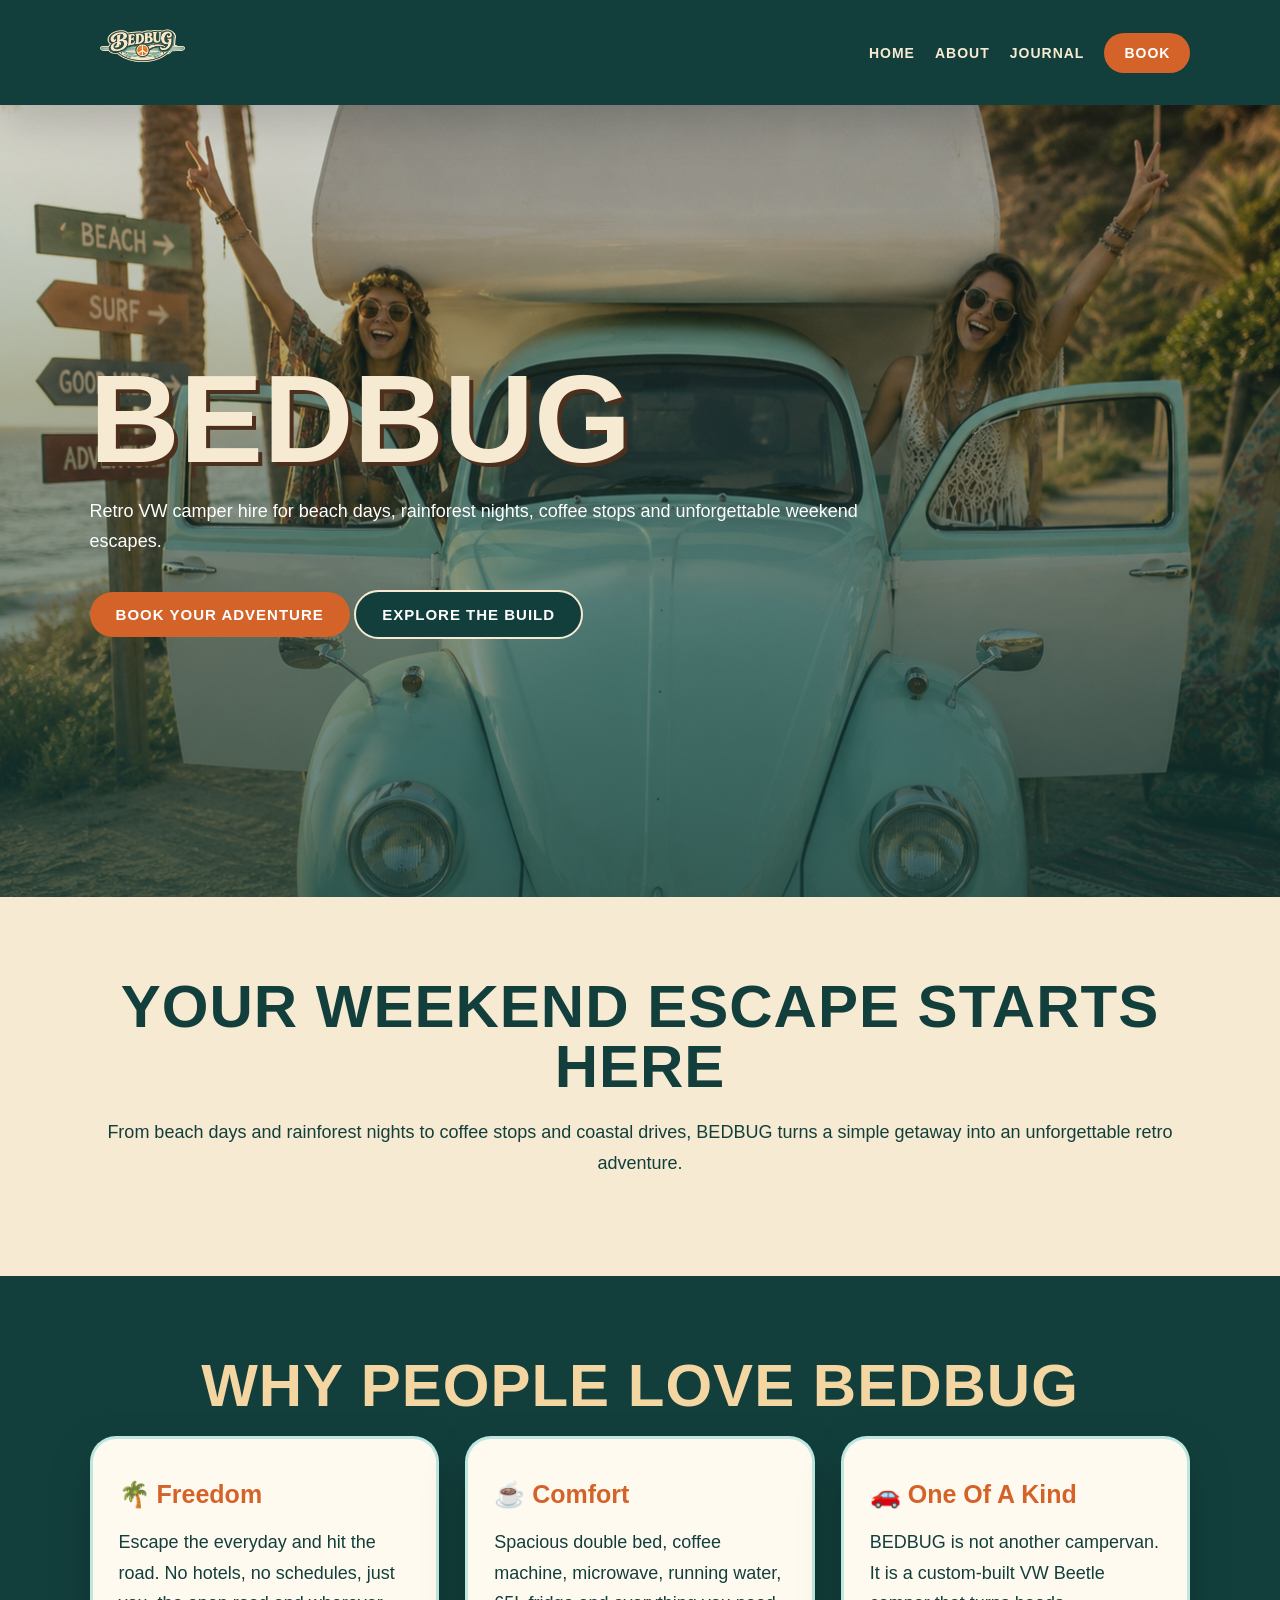
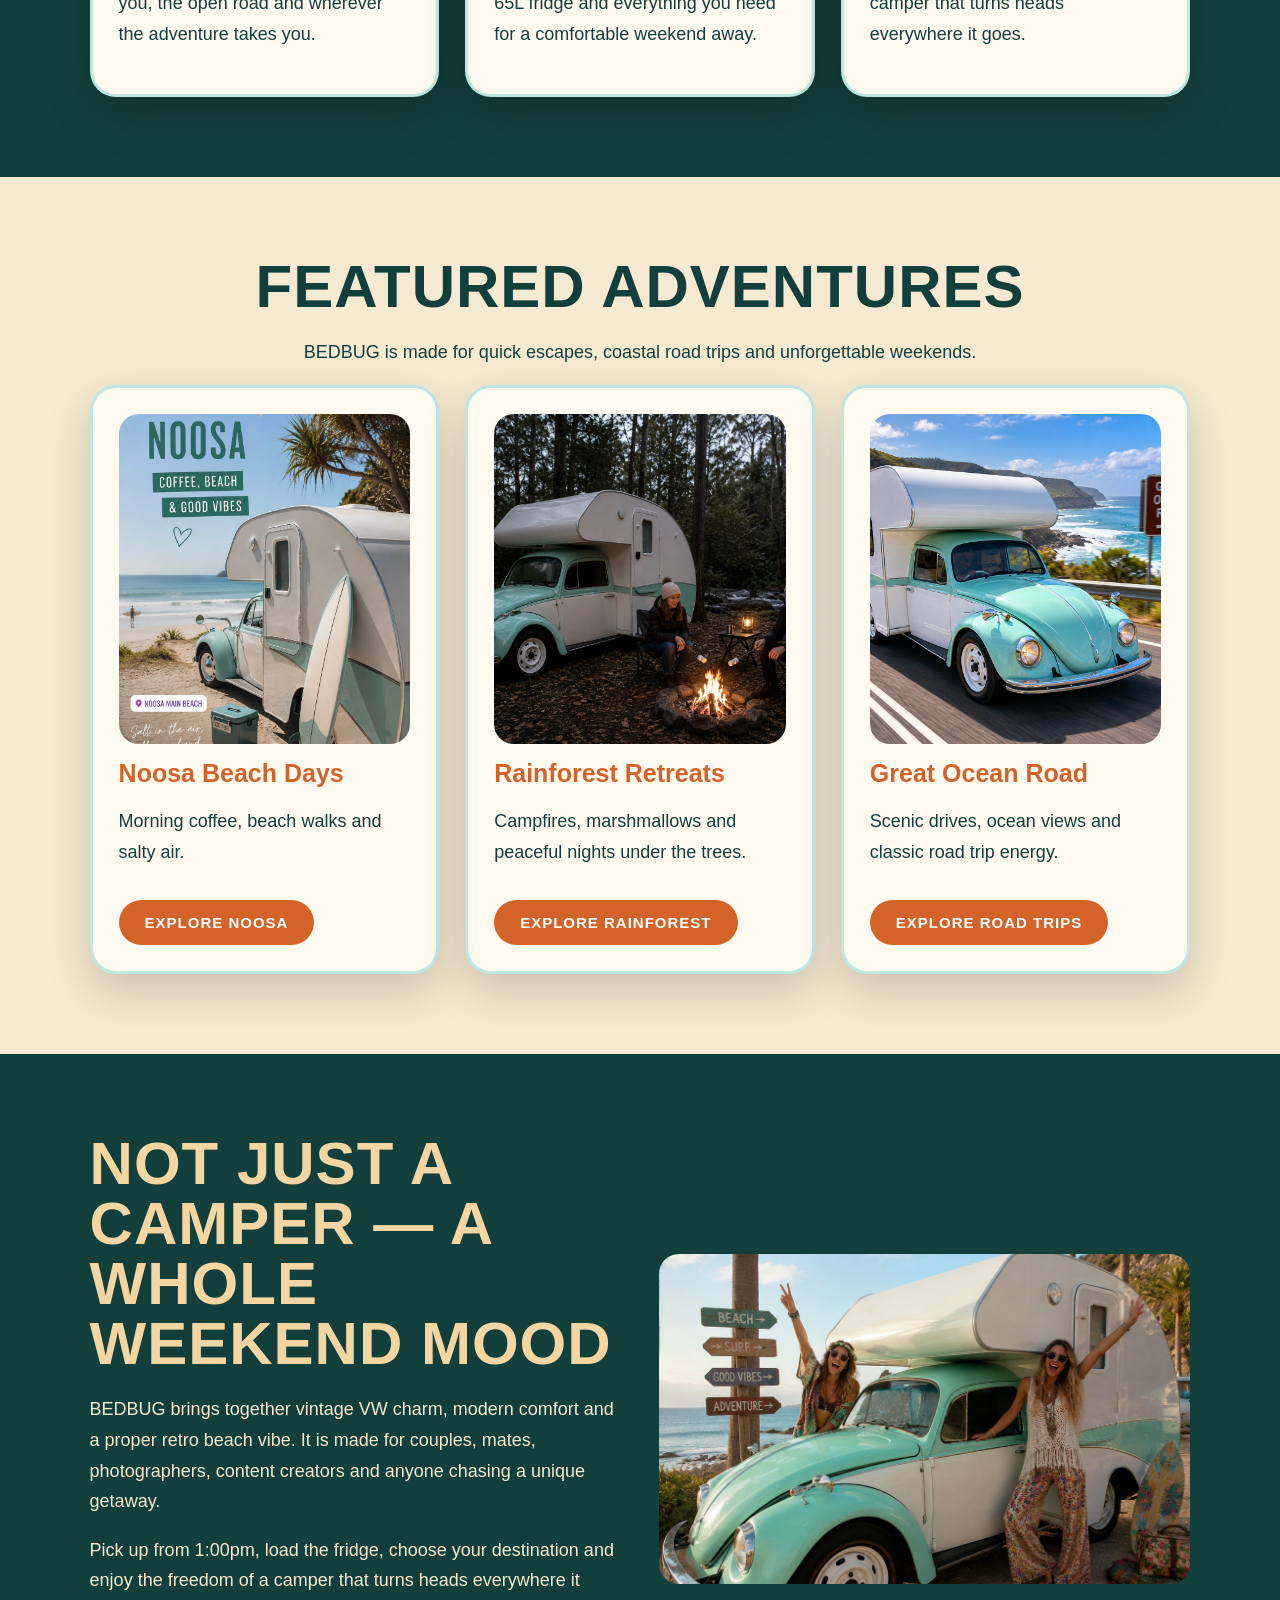
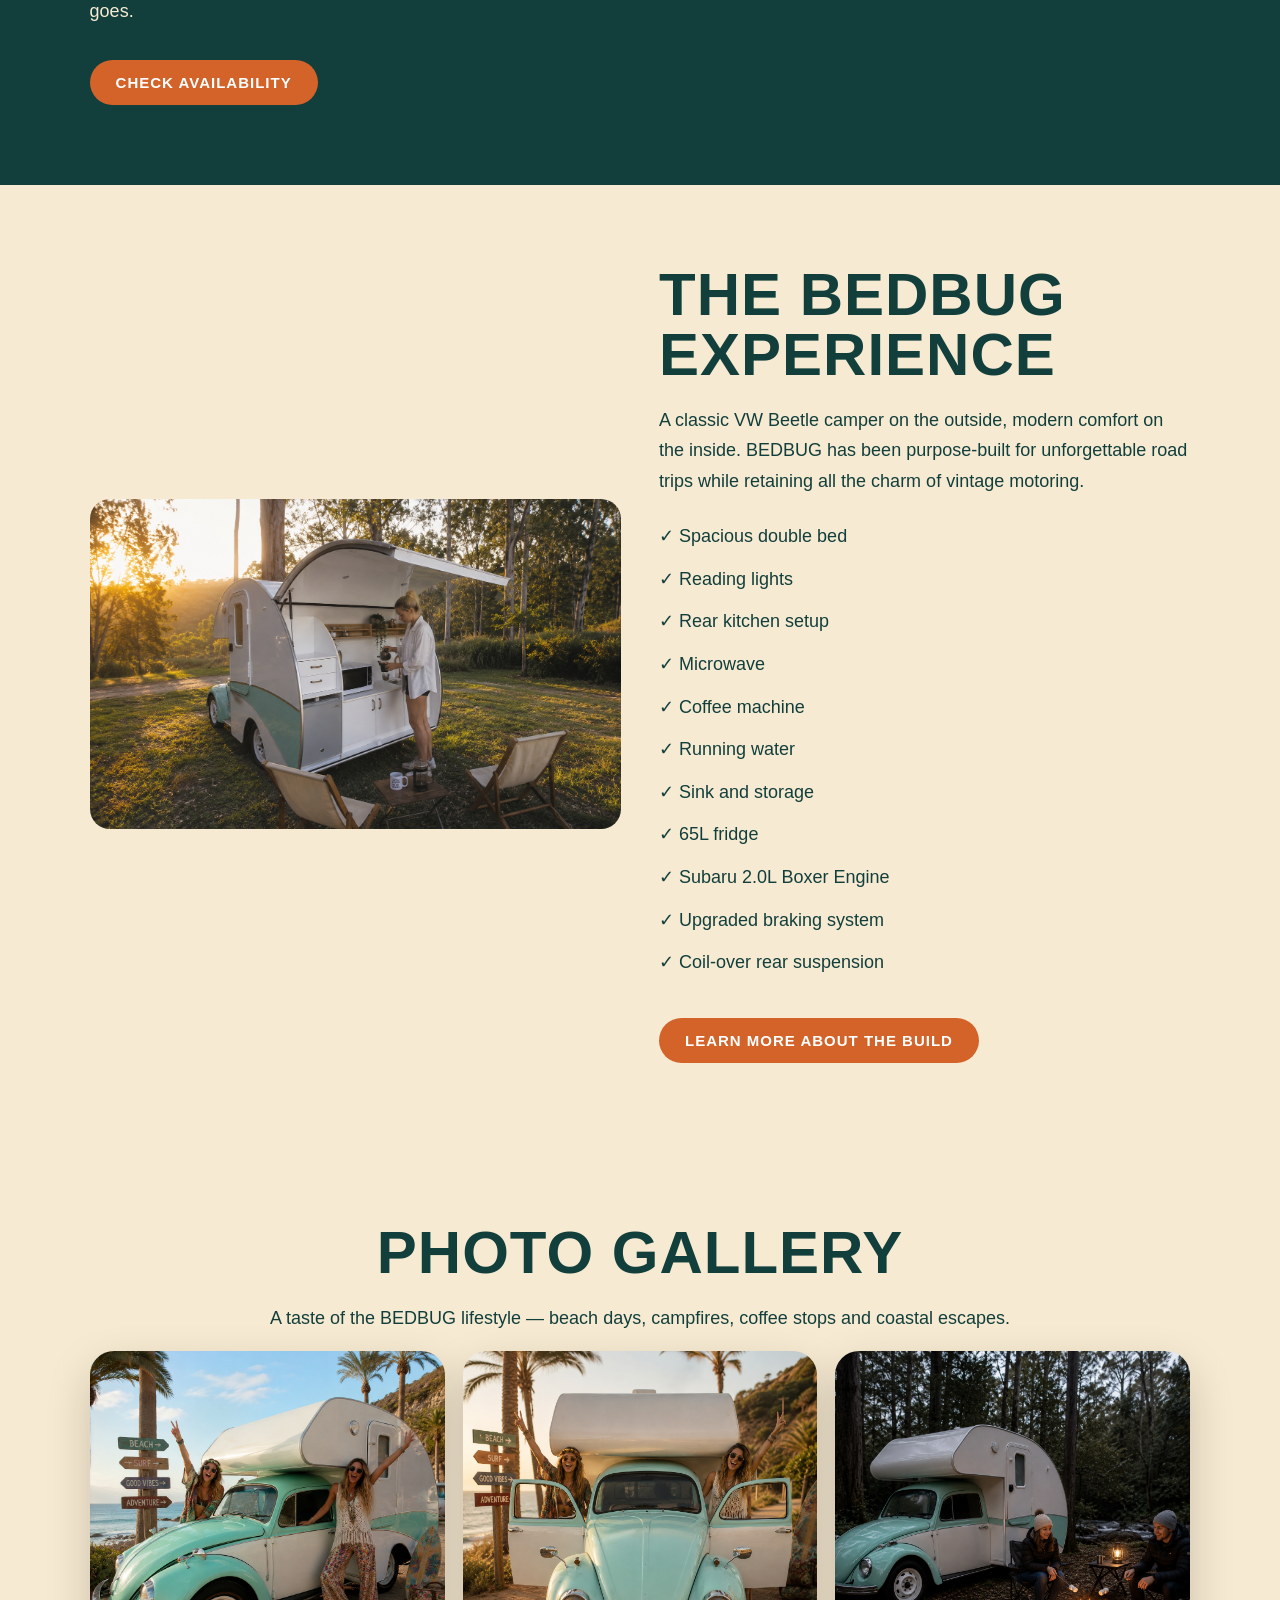
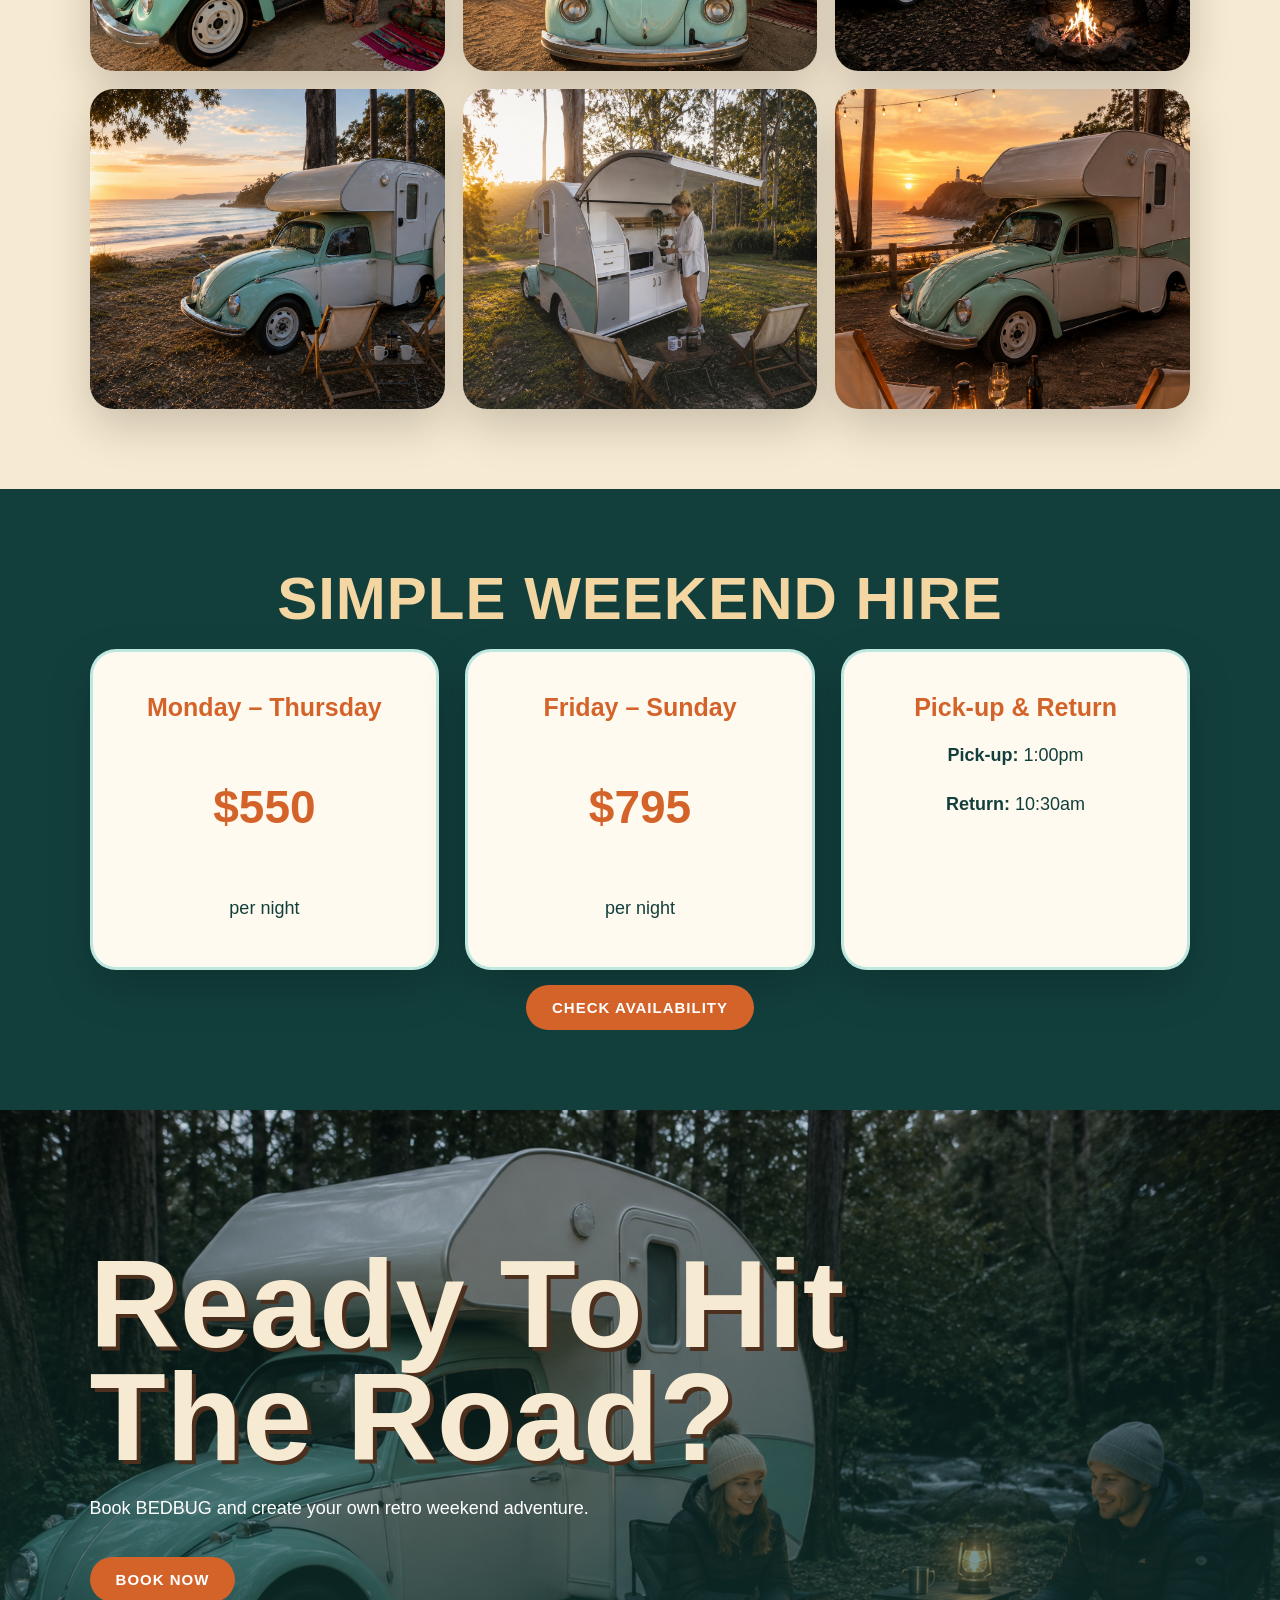
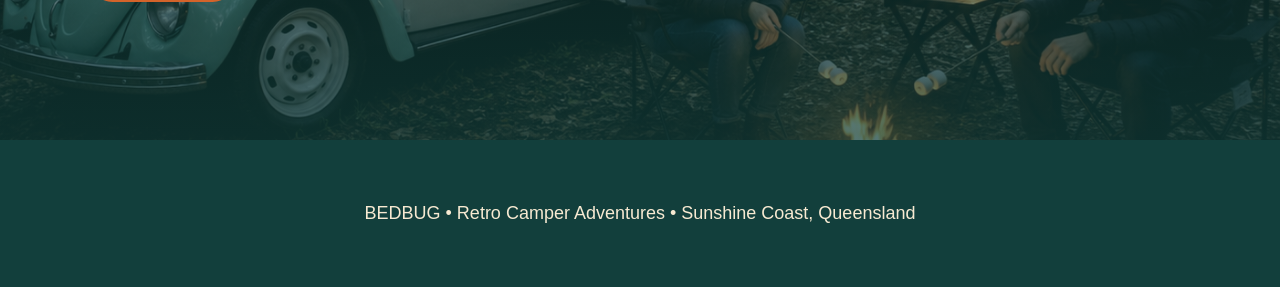
<file: index.html>
<!DOCTYPE html>
<html lang="en">
<head>
  <meta charset="UTF-8" />
  <meta name="viewport" content="width=device-width, initial-scale=1.0" />
  <title>BEDBUG | Retro Camper Adventures</title>
  <link rel="stylesheet" href="style.css" />
</head>

<body>

<header>
  <a class="logo" href="index.html">
    <img src="959421AA-AA5B-49F4-86D9-44BDBCBD879C.png" alt="BEDBUG logo">
  </a>

  <nav>
    <a href="index.html">Home</a>
    <a href="about.html">About</a>
    <a href="journal.html">Journal</a>
    <a href="booking.html" class="book-btn">Book</a>
  </nav>
</header>

<section class="hero" style="background-image:url('IMG_5713.png');">
  <div class="hero-content">
    <h1>BEDBUG</h1>
    <p>
      Retro VW camper hire for beach days, rainforest nights,
      coffee stops and unforgettable weekend escapes.
    </p>
    <a href="booking.html" class="btn">Book Your Adventure</a>
    <a href="about.html" class="btn alt">Explore The Build</a>
  </div>
</section>

<section class="center">
  <h2>Your Weekend Escape Starts Here</h2>
  <p>
    From beach days and rainforest nights to coffee stops and coastal drives,
    BEDBUG turns a simple getaway into an unforgettable retro adventure.
  </p>
</section>

<section class="dark-section">
  <h2 class="center">Why People Love BEDBUG</h2>

  <div class="grid">
    <div class="box">
      <h3>🌴 Freedom</h3>
      <p>
        Escape the everyday and hit the road. No hotels, no schedules,
        just you, the open road and wherever the adventure takes you.
      </p>
    </div>

    <div class="box">
      <h3>☕ Comfort</h3>
      <p>
        Spacious double bed, coffee machine, microwave, running water,
        65L fridge and everything you need for a comfortable weekend away.
      </p>
    </div>

    <div class="box">
      <h3>🚗 One Of A Kind</h3>
      <p>
        BEDBUG is not another campervan. It is a custom-built VW Beetle camper
        that turns heads everywhere it goes.
      </p>
    </div>
  </div>
</section>

<section>
  <h2 class="center">Featured Adventures</h2>
  <p class="center">
    BEDBUG is made for quick escapes, coastal road trips and unforgettable weekends.
  </p>

  <div class="grid">
    <div class="card">
      <img src="AEF704A1-A130-48B8-AB32-E24CD3318C02.jpeg" alt="Noosa getaway">
      <h3>Noosa Beach Days</h3>
      <p>Morning coffee, beach walks and salty air.</p>
      <a href="journal.html" class="btn">Explore Noosa</a>
    </div>

    <div class="card">
      <img src="IMG_5714.png" alt="Rainforest getaway">
      <h3>Rainforest Retreats</h3>
      <p>Campfires, marshmallows and peaceful nights under the trees.</p>
      <a href="journal.html" class="btn">Explore Rainforest</a>
    </div>

    <div class="card">
      <img src="3D540024-8AC2-45C0-9417-F291C8CECC6F.png" alt="Great Ocean Road trip">
      <h3>Great Ocean Road</h3>
      <p>Scenic drives, ocean views and classic road trip energy.</p>
      <a href="journal.html" class="btn">Explore Road Trips</a>
    </div>
  </div>
</section>

<section class="dark-section">
  <div class="split">
    <div>
      <h2>Not Just A Camper — A Whole Weekend Mood</h2>
      <p>
        BEDBUG brings together vintage VW charm, modern comfort and a proper
        retro beach vibe. It is made for couples, mates, photographers, content
        creators and anyone chasing a unique getaway.
      </p>
      <p>
        Pick up from 1:00pm, load the fridge, choose your destination and enjoy
        the freedom of a camper that turns heads everywhere it goes.
      </p>
      <a href="booking.html" class="btn">Check Availability</a>
    </div>

    <img class="feature-img" src="IMG_5712.png" alt="BEDBUG hippie beach getaway">
  </div>
</section>

<section>
  <div class="split">
    <img class="feature-img" src="IMG_5697.png" alt="BEDBUG rear kitchen">

    <div>
      <h2>The BEDBUG Experience</h2>
      <p>
        A classic VW Beetle camper on the outside, modern comfort on the inside.
        BEDBUG has been purpose-built for unforgettable road trips while retaining
        all the charm of vintage motoring.
      </p>

      <ul class="feature-list">
        <li>✓ Spacious double bed</li>
        <li>✓ Reading lights</li>
        <li>✓ Rear kitchen setup</li>
        <li>✓ Microwave</li>
        <li>✓ Coffee machine</li>
        <li>✓ Running water</li>
        <li>✓ Sink and storage</li>
        <li>✓ 65L fridge</li>
        <li>✓ Subaru 2.0L Boxer Engine</li>
        <li>✓ Upgraded braking system</li>
        <li>✓ Coil-over rear suspension</li>
      </ul>

      <a href="about.html" class="btn">Learn More About The Build</a>
    </div>
  </div>
</section>

<section>
  <h2 class="center">Photo Gallery</h2>
  <p class="center">
    A taste of the BEDBUG lifestyle — beach days, campfires, coffee stops and coastal escapes.
  </p>

  <div class="gallery-grid">
    <img src="IMG_5712.png" alt="BEDBUG beach getaway">
    <img src="IMG_5713.png" alt="BEDBUG hippie beach adventure">
    <img src="IMG_5714.png" alt="BEDBUG rainforest campfire">
    <img src="IMG_5694.png" alt="BEDBUG coastal campsite">
    <img src="IMG_5697.png" alt="BEDBUG rear kitchen coffee">
    <img src="IMG_5665.png" alt="BEDBUG Byron Bay sunset">
  </div>
</section>

<section class="dark-section">
  <h2 class="center">Simple Weekend Hire</h2>

  <div class="grid">
    <div class="box price-card">
      <h3>Monday – Thursday</h3>
      <p class="price">$550</p>
      <p>per night</p>
    </div>

    <div class="box price-card">
      <h3>Friday – Sunday</h3>
      <p class="price">$795</p>
      <p>per night</p>
    </div>

    <div class="box price-card">
      <h3>Pick-up & Return</h3>
      <p><strong>Pick-up:</strong> 1:00pm</p>
      <p><strong>Return:</strong> 10:30am</p>
    </div>
  </div>

  <div class="center">
    <a href="booking.html" class="btn">Check Availability</a>
  </div>
</section>

<section class="hero" style="background-image:url('IMG_5714.png'); min-height:70vh;">
  <div class="hero-content">
    <h1>Ready To Hit The Road?</h1>
    <p>
      Book BEDBUG and create your own retro weekend adventure.
    </p>
    <a href="booking.html" class="btn">Book Now</a>
  </div>
</section>

<footer>
  <p>BEDBUG • Retro Camper Adventures • Sunshine Coast, Queensland</p>
</footer>

</body>
</html>
</file>
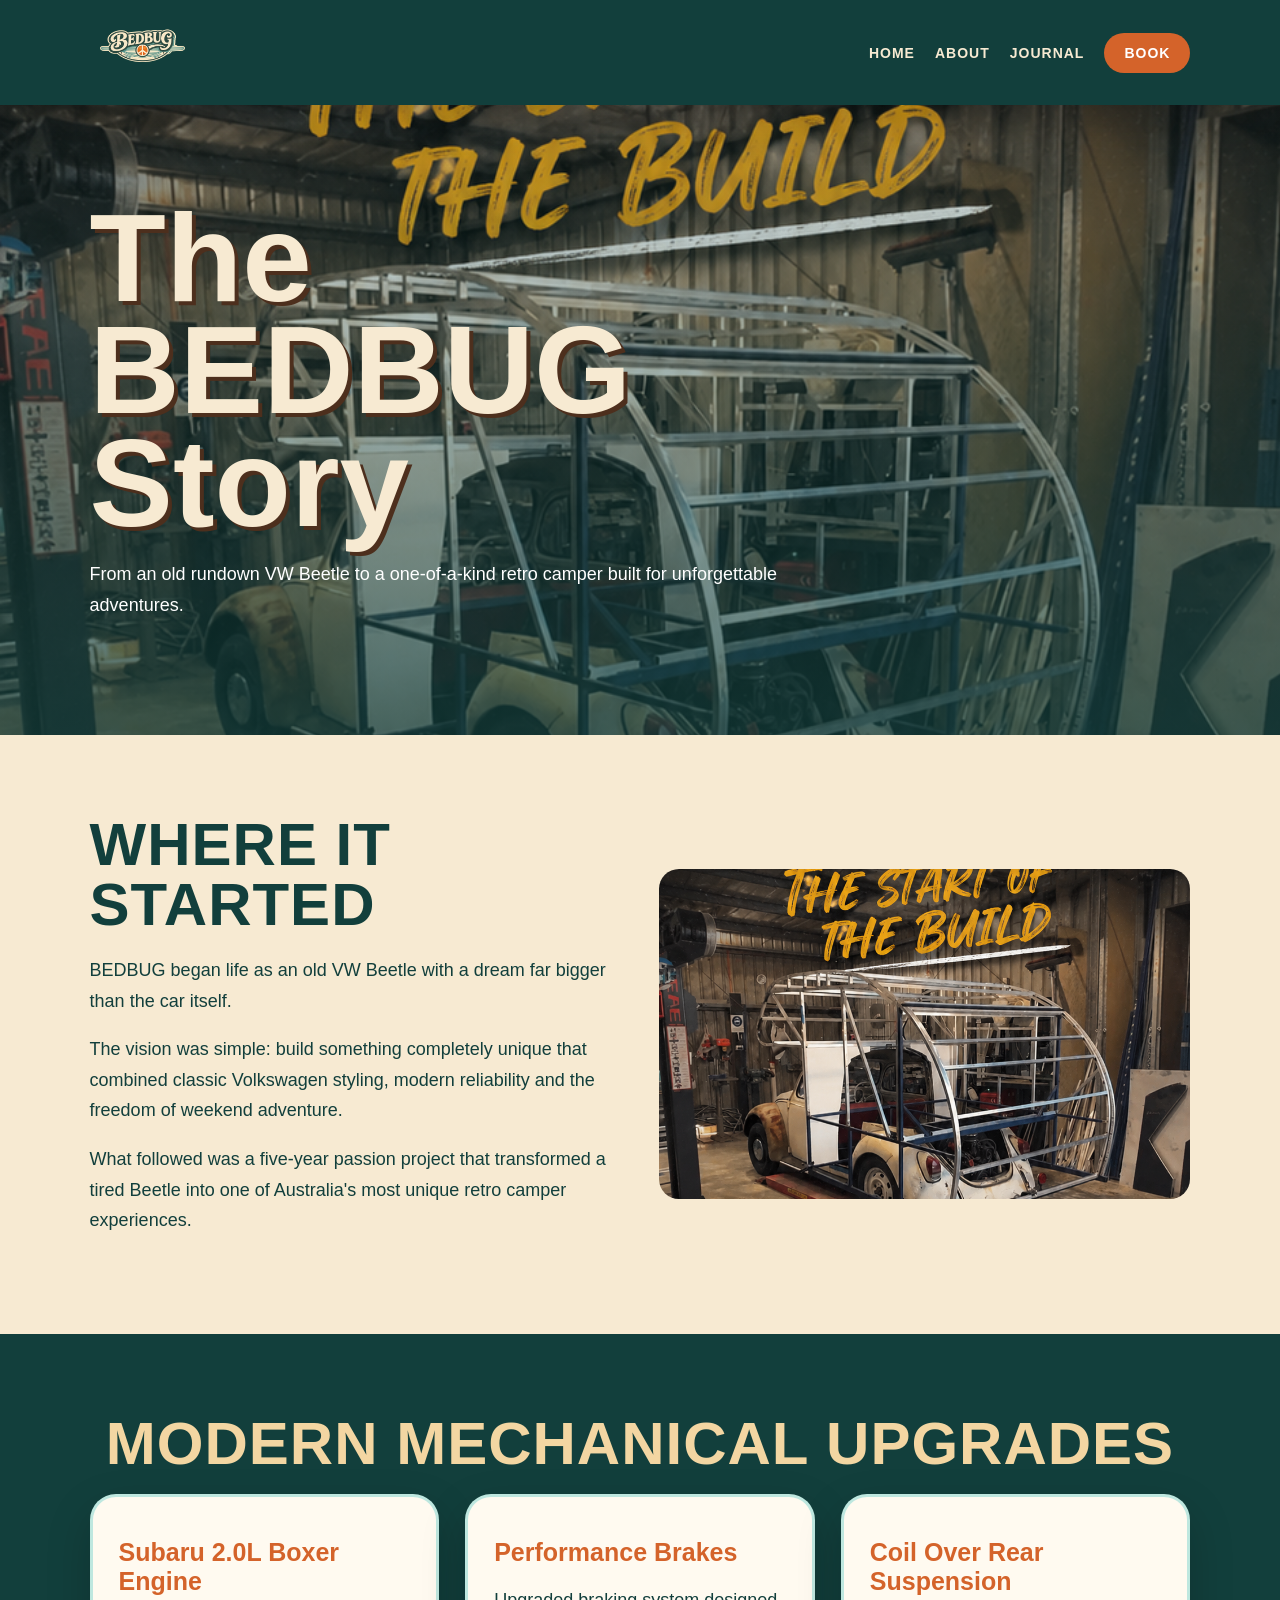
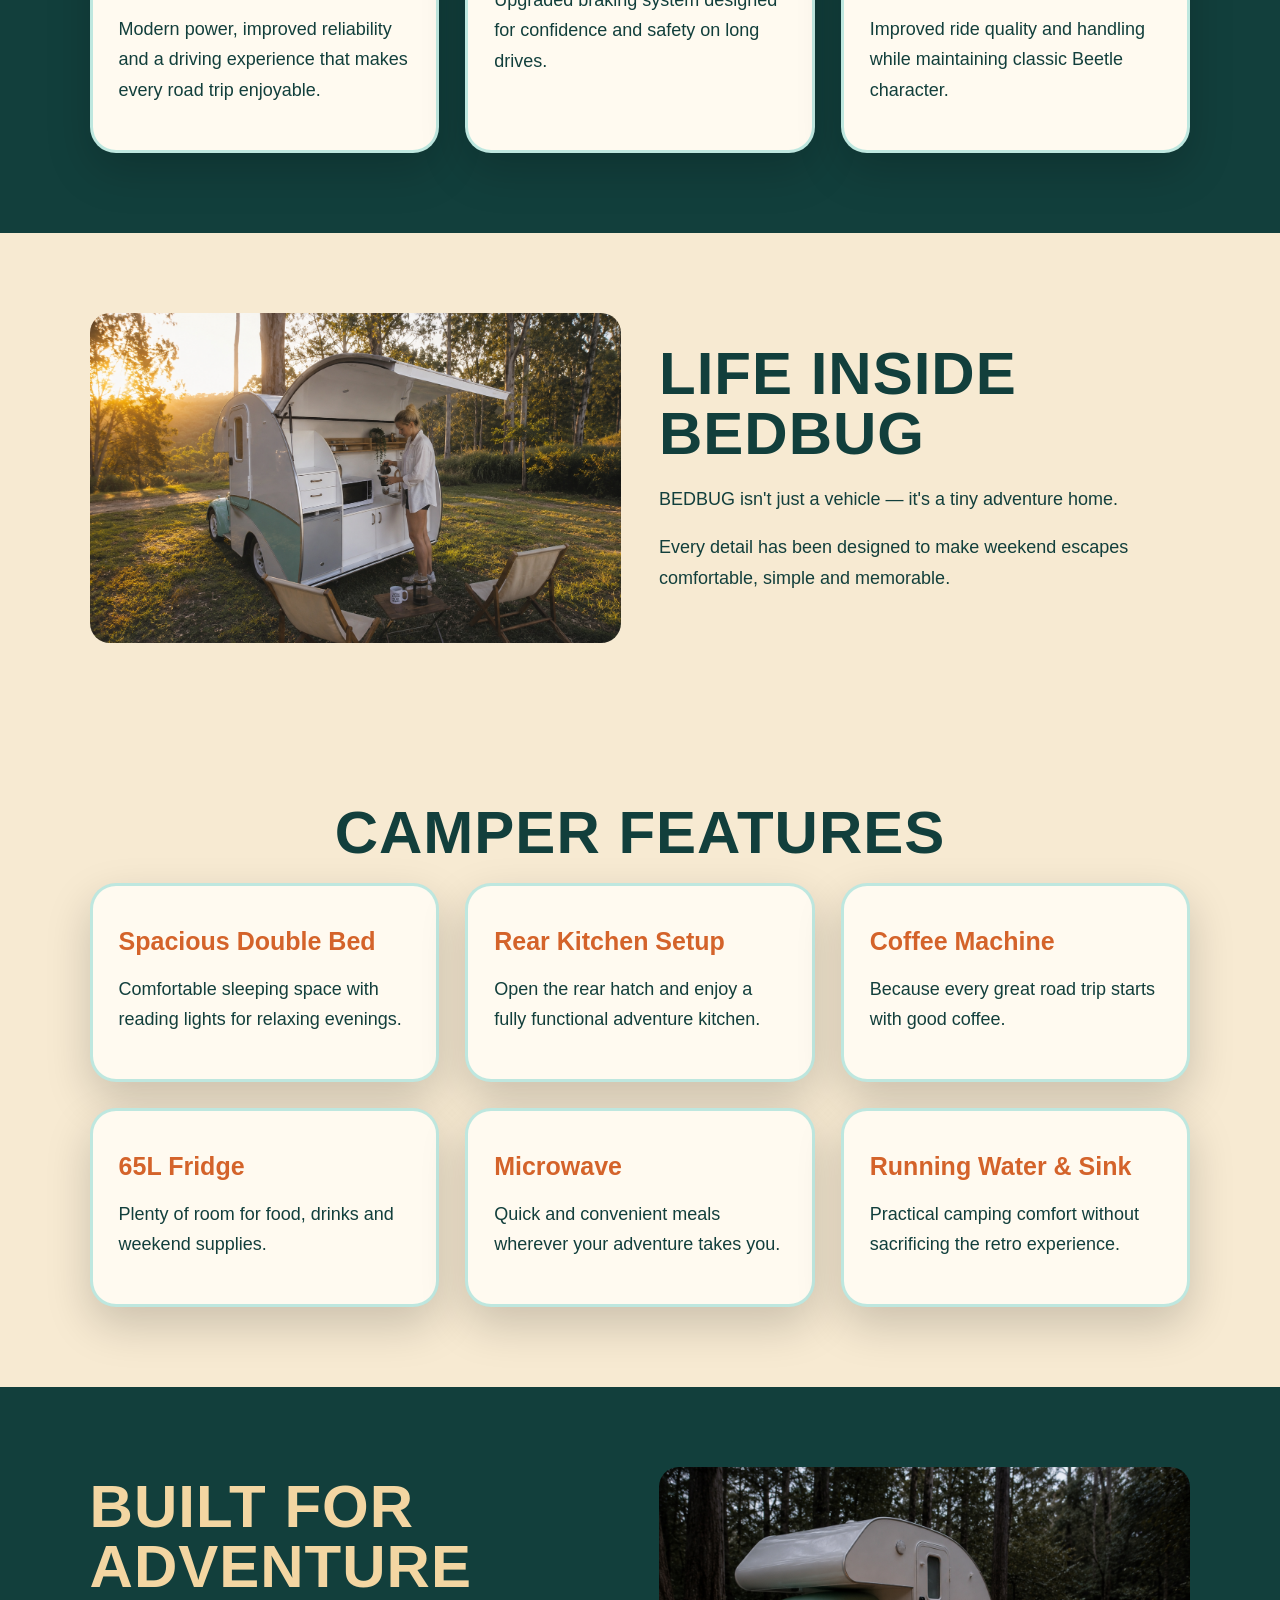
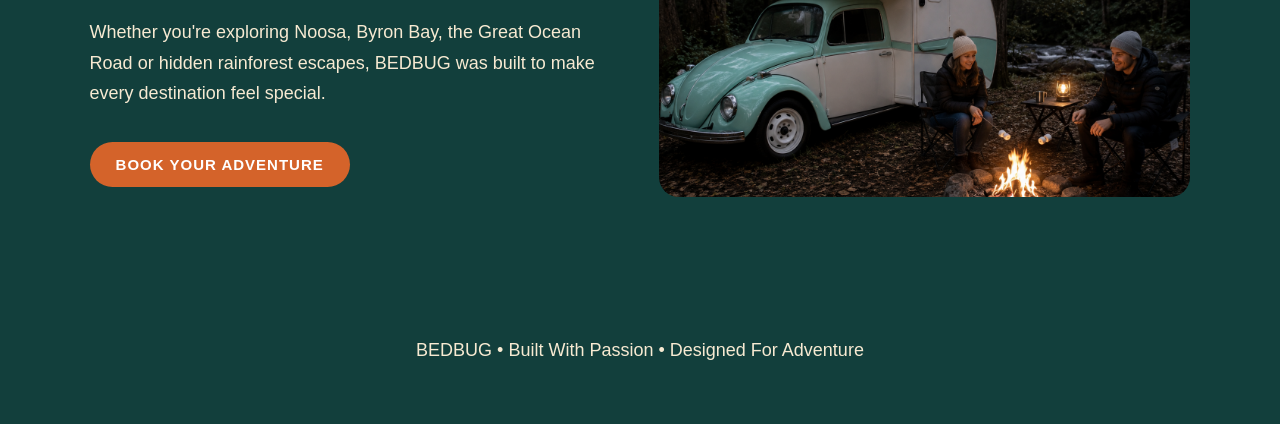
<file: about.html>
<!DOCTYPE html>
<html lang="en">
<head>
  <meta charset="UTF-8">
  <meta name="viewport" content="width=device-width, initial-scale=1.0">
  <title>About BEDBUG</title>
  <link rel="stylesheet" href="style.css">
</head>

<body>

<header>
  <a class="logo" href="index.html">
    <img src="959421AA-AA5B-49F4-86D9-44BDBCBD879C.png" alt="BEDBUG Logo">
  </a>

  <nav>
    <a href="index.html">Home</a>
    <a href="about.html">About</a>
    <a href="journal.html">Journal</a>
    <a href="booking.html" class="book-btn">Book</a>
  </nav>
</header>

<section class="hero" style="background-image:url('0F99881F-AD0A-4767-8569-EA58DF836F8B.png'); min-height:70vh;">
  <div class="hero-content">
    <h1>The BEDBUG Story</h1>

    <p>
      From an old rundown VW Beetle to a one-of-a-kind retro camper built for
      unforgettable adventures.
    </p>
  </div>
</section>

<section>

  <div class="split">

    <div>
      <h2>Where It Started</h2>

      <p>
        BEDBUG began life as an old VW Beetle with a dream far bigger than the car itself.
      </p>

      <p>
        The vision was simple:
        build something completely unique that combined classic Volkswagen styling,
        modern reliability and the freedom of weekend adventure.
      </p>

      <p>
        What followed was a five-year passion project that transformed a tired Beetle
        into one of Australia's most unique retro camper experiences.
      </p>
    </div>

    <img class="feature-img"
      src="0F99881F-AD0A-4767-8569-EA58DF836F8B.png"
      alt="Start of the build">

  </div>

</section>

<section class="dark-section">

  <h2 class="center">Modern Mechanical Upgrades</h2>

  <div class="grid">

    <div class="box">
      <h3>Subaru 2.0L Boxer Engine</h3>
      <p>
        Modern power, improved reliability and a driving experience that makes
        every road trip enjoyable.
      </p>
    </div>

    <div class="box">
      <h3>Performance Brakes</h3>
      <p>
        Upgraded braking system designed for confidence and safety on long drives.
      </p>
    </div>

    <div class="box">
      <h3>Coil Over Rear Suspension</h3>
      <p>
        Improved ride quality and handling while maintaining classic Beetle character.
      </p>
    </div>

  </div>

</section>

<section>

  <div class="split">

    <img class="feature-img"
      src="IMG_5697.png"
      alt="BEDBUG Rear Kitchen">

    <div>

      <h2>Life Inside BEDBUG</h2>

      <p>
        BEDBUG isn't just a vehicle — it's a tiny adventure home.
      </p>

      <p>
        Every detail has been designed to make weekend escapes comfortable,
        simple and memorable.
      </p>

    </div>

  </div>

</section>

<section>

  <h2 class="center">Camper Features</h2>

  <div class="grid">

    <div class="box">
      <h3>Spacious Double Bed</h3>
      <p>
        Comfortable sleeping space with reading lights for relaxing evenings.
      </p>
    </div>

    <div class="box">
      <h3>Rear Kitchen Setup</h3>
      <p>
        Open the rear hatch and enjoy a fully functional adventure kitchen.
      </p>
    </div>

    <div class="box">
      <h3>Coffee Machine</h3>
      <p>
        Because every great road trip starts with good coffee.
      </p>
    </div>

    <div class="box">
      <h3>65L Fridge</h3>
      <p>
        Plenty of room for food, drinks and weekend supplies.
      </p>
    </div>

    <div class="box">
      <h3>Microwave</h3>
      <p>
        Quick and convenient meals wherever your adventure takes you.
      </p>
    </div>

    <div class="box">
      <h3>Running Water & Sink</h3>
      <p>
        Practical camping comfort without sacrificing the retro experience.
      </p>
    </div>

  </div>

</section>

<section class="dark-section">

  <div class="split">

    <div>

      <h2>Built For Adventure</h2>

      <p>
        Whether you're exploring Noosa, Byron Bay, the Great Ocean Road or
        hidden rainforest escapes, BEDBUG was built to make every destination
        feel special.
      </p>

      <a href="booking.html" class="btn">
        Book Your Adventure
      </a>

    </div>

    <img class="feature-img"
      src="IMG_5714.png"
      alt="BEDBUG rainforest getaway">

  </div>

</section>

<footer>
  <p>BEDBUG • Built With Passion • Designed For Adventure</p>
</footer>

</body>
</html>
</file>
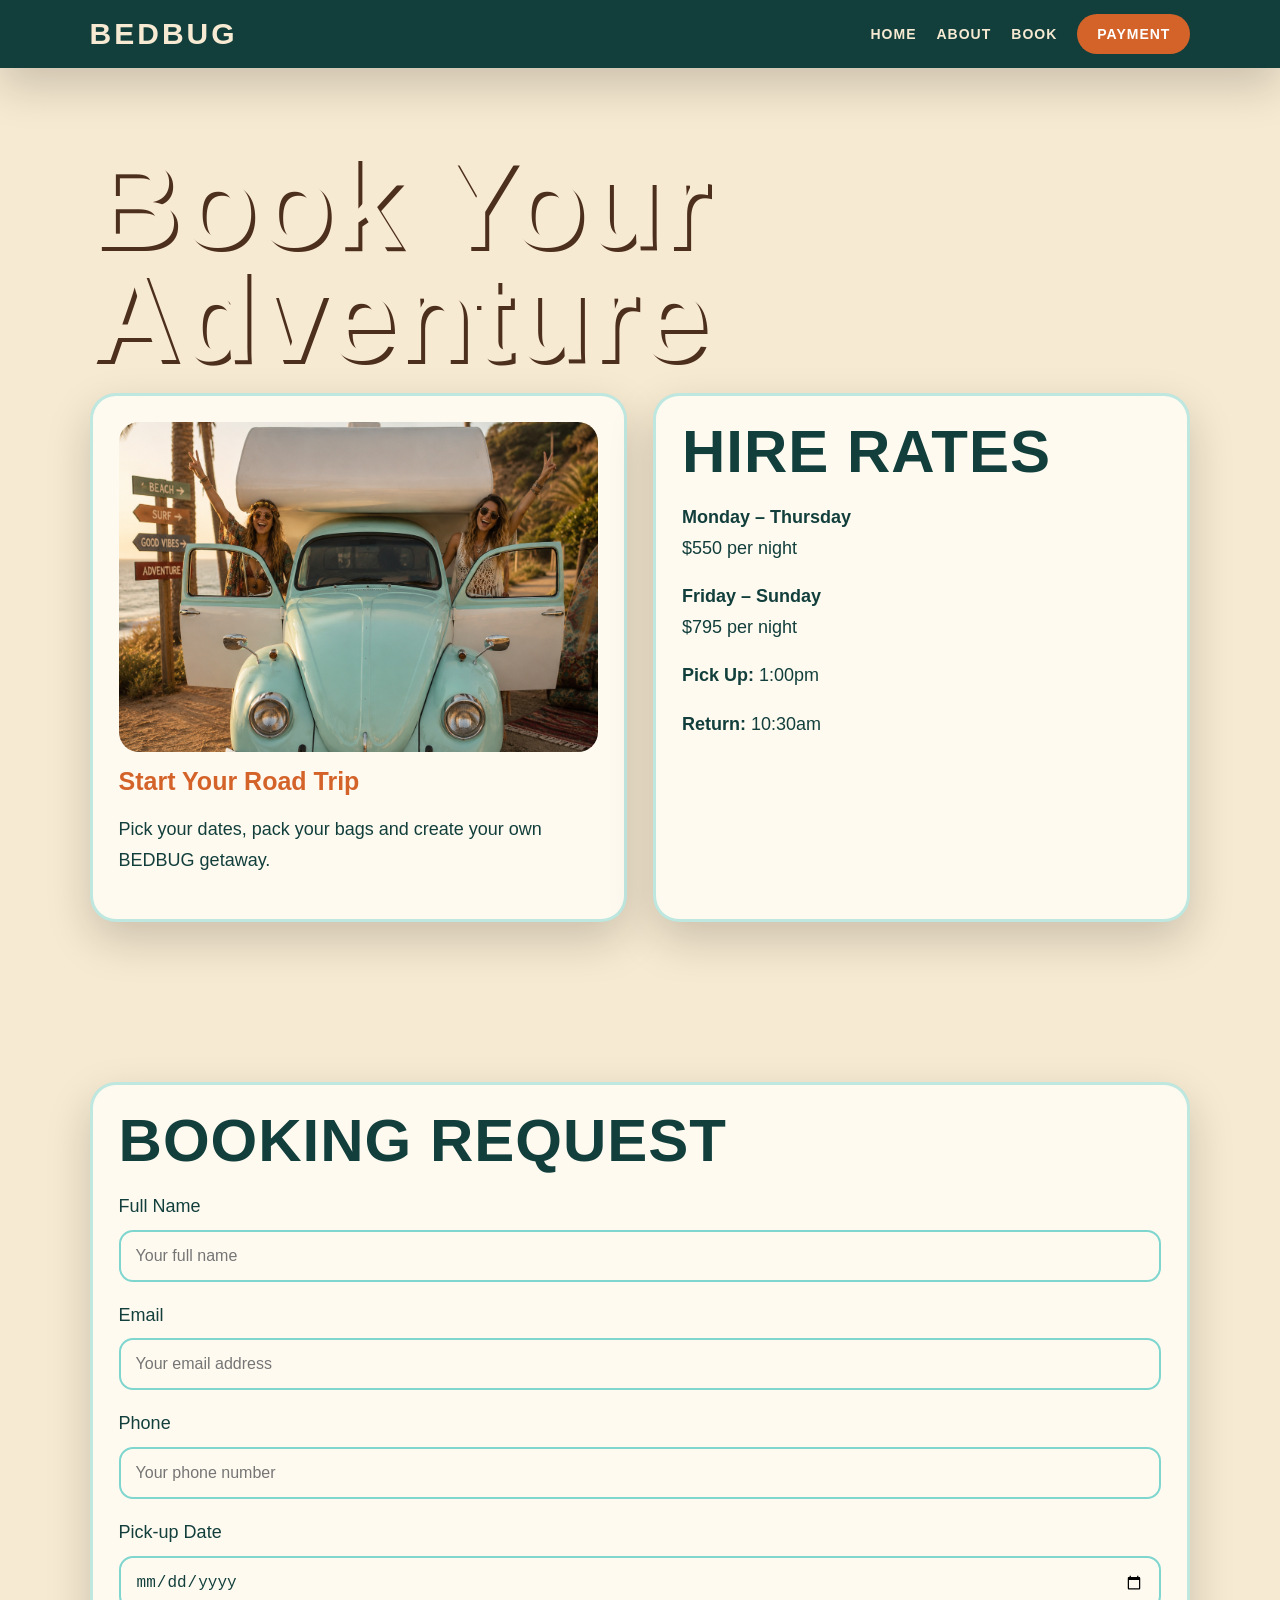
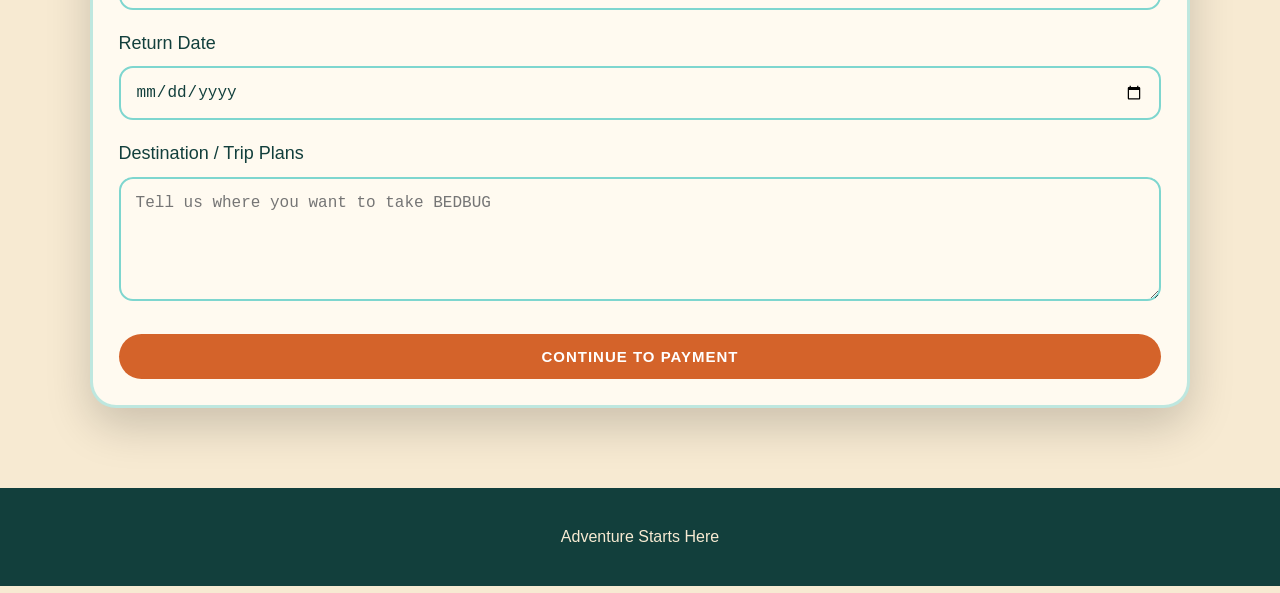
<file: Booking.html>
<!DOCTYPE html>
<html lang="en">
<head>
  <meta charset="UTF-8">
  <meta name="viewport" content="width=device-width, initial-scale=1.0">
  <title>Book BEDBUG</title>
  <link rel="stylesheet" href="style.css">
</head>

<body>

<header>
  <div class="logo">BEDBUG</div>
  <nav>
    <a href="index.html">Home</a>
    <a href="about.html">About</a>
    <a href="booking.html">Book</a>
    <a href="payment.html">Payment</a>
  </nav>
</header>

<section>
  <h1>Book Your Adventure</h1>

  <div class="grid">
    <div class="card">
      <img src="IMG_5713.png" alt="BEDBUG beach adventure">
      <h3>Start Your Road Trip</h3>
      <p>Pick your dates, pack your bags and create your own BEDBUG getaway.</p>
    </div>

    <div class="box">
      <h2>Hire Rates</h2>
      <p><strong>Monday – Thursday</strong><br>$550 per night</p>
      <p><strong>Friday – Sunday</strong><br>$795 per night</p>
      <p><strong>Pick Up:</strong> 1:00pm</p>
      <p><strong>Return:</strong> 10:30am</p>
    </div>
  </div>
</section>

<section>
  <div class="box">
    <h2>Booking Request</h2>

    <form action="payment.html">
      <label>Full Name</label>
      <input type="text" placeholder="Your full name">

      <label>Email</label>
      <input type="email" placeholder="Your email address">

      <label>Phone</label>
      <input type="text" placeholder="Your phone number">

      <label>Pick-up Date</label>
      <input type="date">

      <label>Return Date</label>
      <input type="date">

      <label>Destination / Trip Plans</label>
      <textarea rows="5" placeholder="Tell us where you want to take BEDBUG"></textarea>

      <button type="submit">Continue To Payment</button>
    </form>
  </div>
</section>

<footer>
  Adventure Starts Here
</footer>

</body>
</html>
</file>
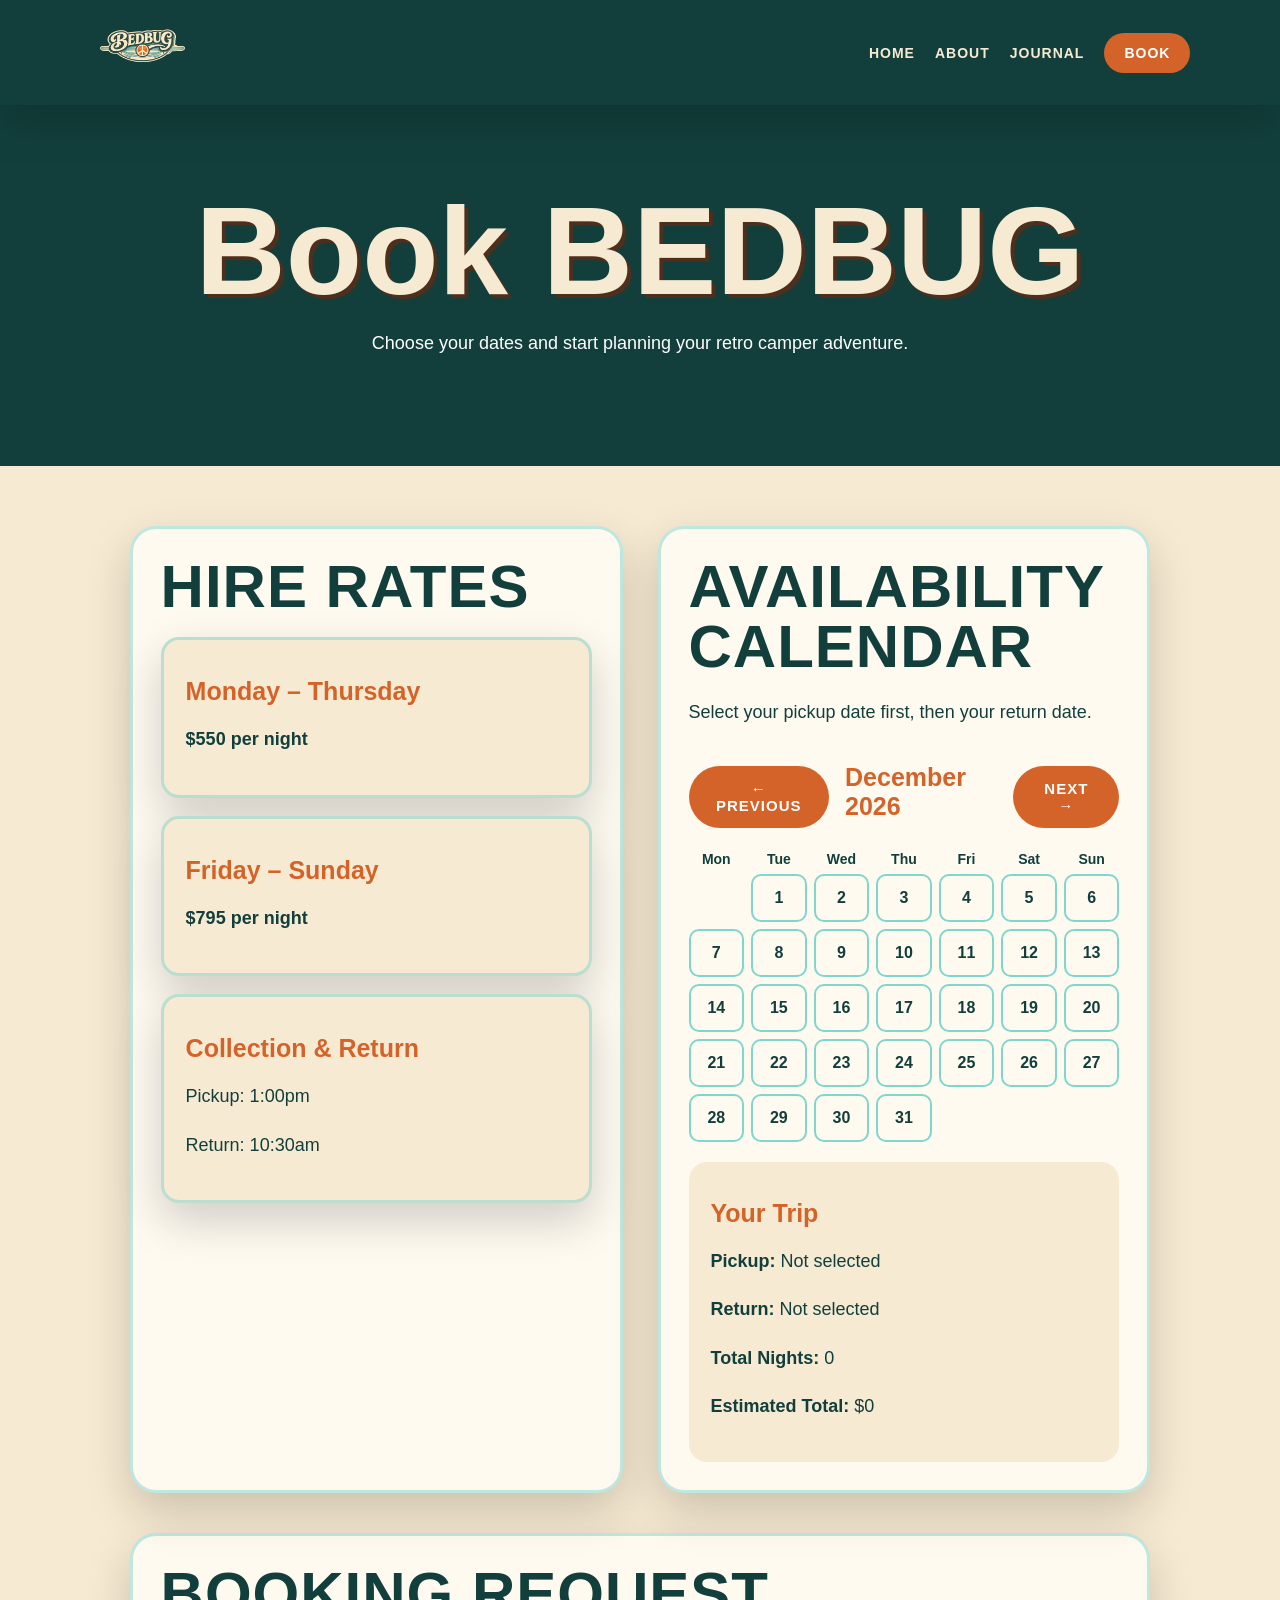
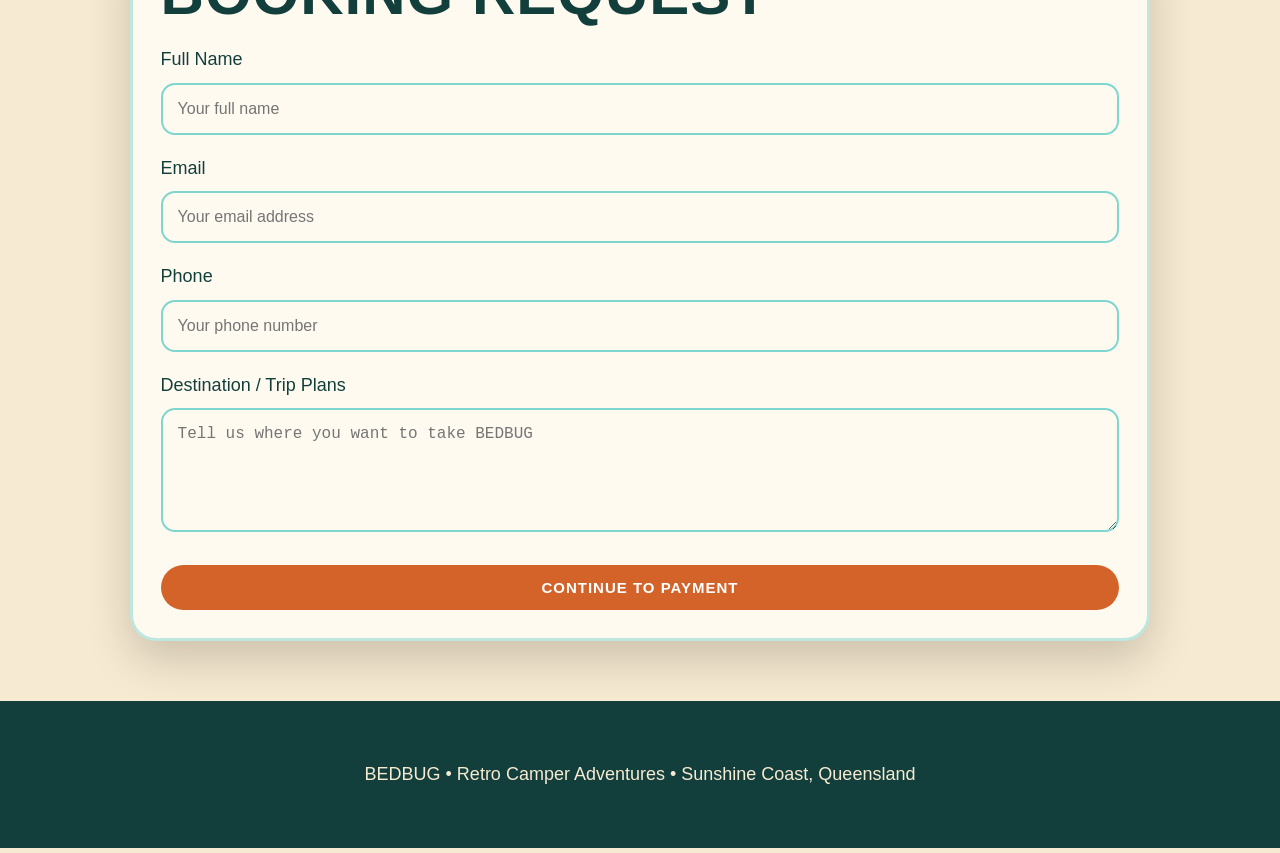
<file: booking.html>
<!DOCTYPE html>
<html lang="en">
<head>
<meta charset="UTF-8">
<meta name="viewport" content="width=device-width, initial-scale=1.0">

<title>Book BEDBUG</title>

<link rel="stylesheet" href="style.css?v=101">

<style>
.booking-hero {
  padding: 90px 8%;
  text-align: center;
  background: var(--teal);
  color: white;
}

.booking-wrapper {
  max-width: 1200px;
  margin: auto;
  padding: 60px 7%;
}

.booking-grid {
  display: grid;
  grid-template-columns: 1fr 1fr;
  gap: 35px;
}

.booking-card {
  background: var(--white);
  color: var(--teal);
  border-radius: 26px;
  padding: 28px;
  box-shadow: var(--shadow);
  border: 3px solid rgba(126, 214, 207, 0.5);
}

.price-box {
  background: var(--cream);
  border-radius: 18px;
  padding: 22px;
  margin-bottom: 18px;
}

.price-box h3 {
  color: var(--orange);
}

.calendar-top {
  display: flex;
  align-items: center;
  justify-content: space-between;
  gap: 16px;
  margin: 20px 0;
}

.calendar-top button {
  width: auto;
}

.calendar-grid {
  display: grid;
  grid-template-columns: repeat(7, 1fr);
  gap: 7px;
}

.day-name {
  text-align: center;
  font-weight: 900;
  font-size: 14px;
  color: var(--teal);
}

.calendar-day,
.empty-day {
  min-height: 48px;
  border-radius: 10px;
  display: grid;
  place-items: center;
  font-weight: 900;
}

.calendar-day {
  background: var(--white);
  color: var(--teal);
  border: 2px solid var(--aqua);
  cursor: pointer;
}

.calendar-day:hover {
  background: var(--sand);
}

.calendar-day.selected {
  background: var(--orange);
  color: white;
  border-color: var(--orange);
}

.calendar-day.in-range {
  background: var(--sand);
  border-color: var(--orange);
}

.calendar-day.booked {
  background: #888;
  color: #eee;
  border-color: #888;
  cursor: not-allowed;
  text-decoration: line-through;
}

.summary {
  background: var(--cream);
  border-radius: 18px;
  padding: 22px;
  margin-top: 20px;
}

form {
  display: flex;
  flex-direction: column;
}

@media(max-width:900px) {
  .booking-grid {
    grid-template-columns: 1fr;
  }

  .calendar-top {
    flex-direction: column;
  }

  .calendar-top button {
    width: 100%;
  }

  .calendar-grid {
    gap: 4px;
  }

  .calendar-day,
  .empty-day {
    min-height: 38px;
    font-size: 12px;
    border-radius: 7px;
  }

  .day-name {
    font-size: 11px;
  }
}
</style>

</head>

<body>

<header>
  <a class="logo" href="index.html">
    <img src="959421AA-AA5B-49F4-86D9-44BDBCBD879C.png" alt="BEDBUG Logo">
  </a>

  <nav>
    <a href="index.html">Home</a>
    <a href="about.html">About</a>
    <a href="journal.html">Journal</a>
    <a href="booking.html" class="book-btn">Book</a>
  </nav>
</header>

<section class="booking-hero">
  <h1>Book BEDBUG</h1>
  <p>Choose your dates and start planning your retro camper adventure.</p>
</section>

<section class="booking-wrapper">

  <div class="booking-grid">

    <div class="booking-card">
      <h2>Hire Rates</h2>

      <div class="price-box">
        <h3>Monday – Thursday</h3>
        <p><strong>$550 per night</strong></p>
      </div>

      <div class="price-box">
        <h3>Friday – Sunday</h3>
        <p><strong>$795 per night</strong></p>
      </div>

      <div class="price-box">
        <h3>Collection & Return</h3>
        <p>Pickup: 1:00pm</p>
        <p>Return: 10:30am</p>
      </div>
    </div>

    <div class="booking-card">
      <h2>Availability Calendar</h2>

      <p>
        Select your pickup date first, then your return date.
      </p>

      <div class="calendar-top">
        <button type="button" onclick="changeMonth(-1)">← Previous</button>
        <h3 id="calendarTitle"></h3>
        <button type="button" onclick="changeMonth(1)">Next →</button>
      </div>

      <div class="calendar-grid" id="calendar"></div>

      <div class="summary">
        <h3>Your Trip</h3>
        <p><strong>Pickup:</strong> <span id="pickupDisplay">Not selected</span></p>
        <p><strong>Return:</strong> <span id="returnDisplay">Not selected</span></p>
        <p><strong>Total Nights:</strong> <span id="nightsDisplay">0</span></p>
        <p><strong>Estimated Total:</strong> <span id="totalDisplay">$0</span></p>
      </div>
    </div>

  </div>

  <div class="booking-card" style="margin-top:40px;">
    <h2>Booking Request</h2>

    <form action="payment.html">

      <input type="hidden" id="pickupInput" name="pickup">
      <input type="hidden" id="returnInput" name="return">
      <input type="hidden" id="totalInput" name="total">

      <label>Full Name</label>
      <input type="text" placeholder="Your full name" required>

      <label>Email</label>
      <input type="email" placeholder="Your email address" required>

      <label>Phone</label>
      <input type="tel" placeholder="Your phone number" required>

      <label>Destination / Trip Plans</label>
      <textarea rows="5" placeholder="Tell us where you want to take BEDBUG"></textarea>

      <button type="submit">Continue To Payment</button>
    </form>
  </div>

</section>

<footer>
  <p>BEDBUG • Retro Camper Adventures • Sunshine Coast, Queensland</p>
</footer>

<script>
const bookedDates = [
  "2026-06-13",
  "2026-06-14"
];

let currentDate = new Date();
let pickupDate = null;
let returnDate = null;

const calendar = document.getElementById("calendar");
const calendarTitle = document.getElementById("calendarTitle");

function formatDate(date) {
  const y = date.getFullYear();
  const m = String(date.getMonth() + 1).padStart(2, "0");
  const d = String(date.getDate()).padStart(2, "0");
  return `${y}-${m}-${d}`;
}

function renderCalendar() {
  calendar.innerHTML = "";

  const year = currentDate.getFullYear();
  const month = currentDate.getMonth();

  const monthName = currentDate.toLocaleString("en-AU", {
    month: "long",
    year: "numeric"
  });

  calendarTitle.textContent = monthName;

  const dayNames = ["Mon", "Tue", "Wed", "Thu", "Fri", "Sat", "Sun"];

  dayNames.forEach(day => {
    const dayName = document.createElement("div");
    dayName.className = "day-name";
    dayName.textContent = day;
    calendar.appendChild(dayName);
  });

  const firstDay = new Date(year, month, 1);
  const lastDate = new Date(year, month + 1, 0).getDate();

  let startOffset = firstDay.getDay();
  startOffset = startOffset === 0 ? 6 : startOffset - 1;

  for (let i = 0; i < startOffset; i++) {
    const empty = document.createElement("div");
    empty.className = "empty-day";
    calendar.appendChild(empty);
  }

  for (let day = 1; day <= lastDate; day++) {
    const date = new Date(year, month, day);
    const dateString = formatDate(date);

    const dayEl = document.createElement("div");
    dayEl.className = "calendar-day";
    dayEl.textContent = day;

    if (bookedDates.includes(dateString)) {
      dayEl.classList.add("booked");
    } else {
      dayEl.addEventListener("click", () => selectDate(date));
    }

    if (pickupDate && formatDate(date) === formatDate(pickupDate)) {
      dayEl.classList.add("selected");
    }

    if (returnDate && formatDate(date) === formatDate(returnDate)) {
      dayEl.classList.add("selected");
    }

    if (pickupDate && returnDate && date > pickupDate && date < returnDate) {
      dayEl.classList.add("in-range");
    }

    calendar.appendChild(dayEl);
  }
}

function selectDate(date) {
  if (!pickupDate || returnDate) {
    pickupDate = date;
    returnDate = null;
  } else if (date > pickupDate) {
    returnDate = date;
  } else {
    pickupDate = date;
    returnDate = null;
  }

  updateSummary();
  renderCalendar();
}

function updateSummary() {
  document.getElementById("pickupDisplay").textContent = pickupDate
    ? pickupDate.toLocaleDateString("en-AU")
    : "Not selected";

  document.getElementById("returnDisplay").textContent = returnDate
    ? returnDate.toLocaleDateString("en-AU")
    : "Not selected";

  document.getElementById("pickupInput").value = pickupDate ? formatDate(pickupDate) : "";
  document.getElementById("returnInput").value = returnDate ? formatDate(returnDate) : "";

  if (!pickupDate || !returnDate) {
    document.getElementById("nightsDisplay").textContent = "0";
    document.getElementById("totalDisplay").textContent = "$0";
    document.getElementById("totalInput").value = "";
    return;
  }

  let nights = 0;
  let total = 0;
  let date = new Date(pickupDate);

  while (date < returnDate) {
    const day = date.getDay();

    if (day >= 1 && day <= 4) {
      total += 550;
    } else {
      total += 795;
    }

    nights++;
    date.setDate(date.getDate() + 1);
  }

  document.getElementById("nightsDisplay").textContent = nights;
  document.getElementById("totalDisplay").textContent = "$" + total.toLocaleString();
  document.getElementById("totalInput").value = total;
}

function changeMonth(direction) {
  currentDate.setMonth(currentDate.getMonth() + direction);
  renderCalendar();
}

renderCalendar();
</script>

</body>
</html>
</file>
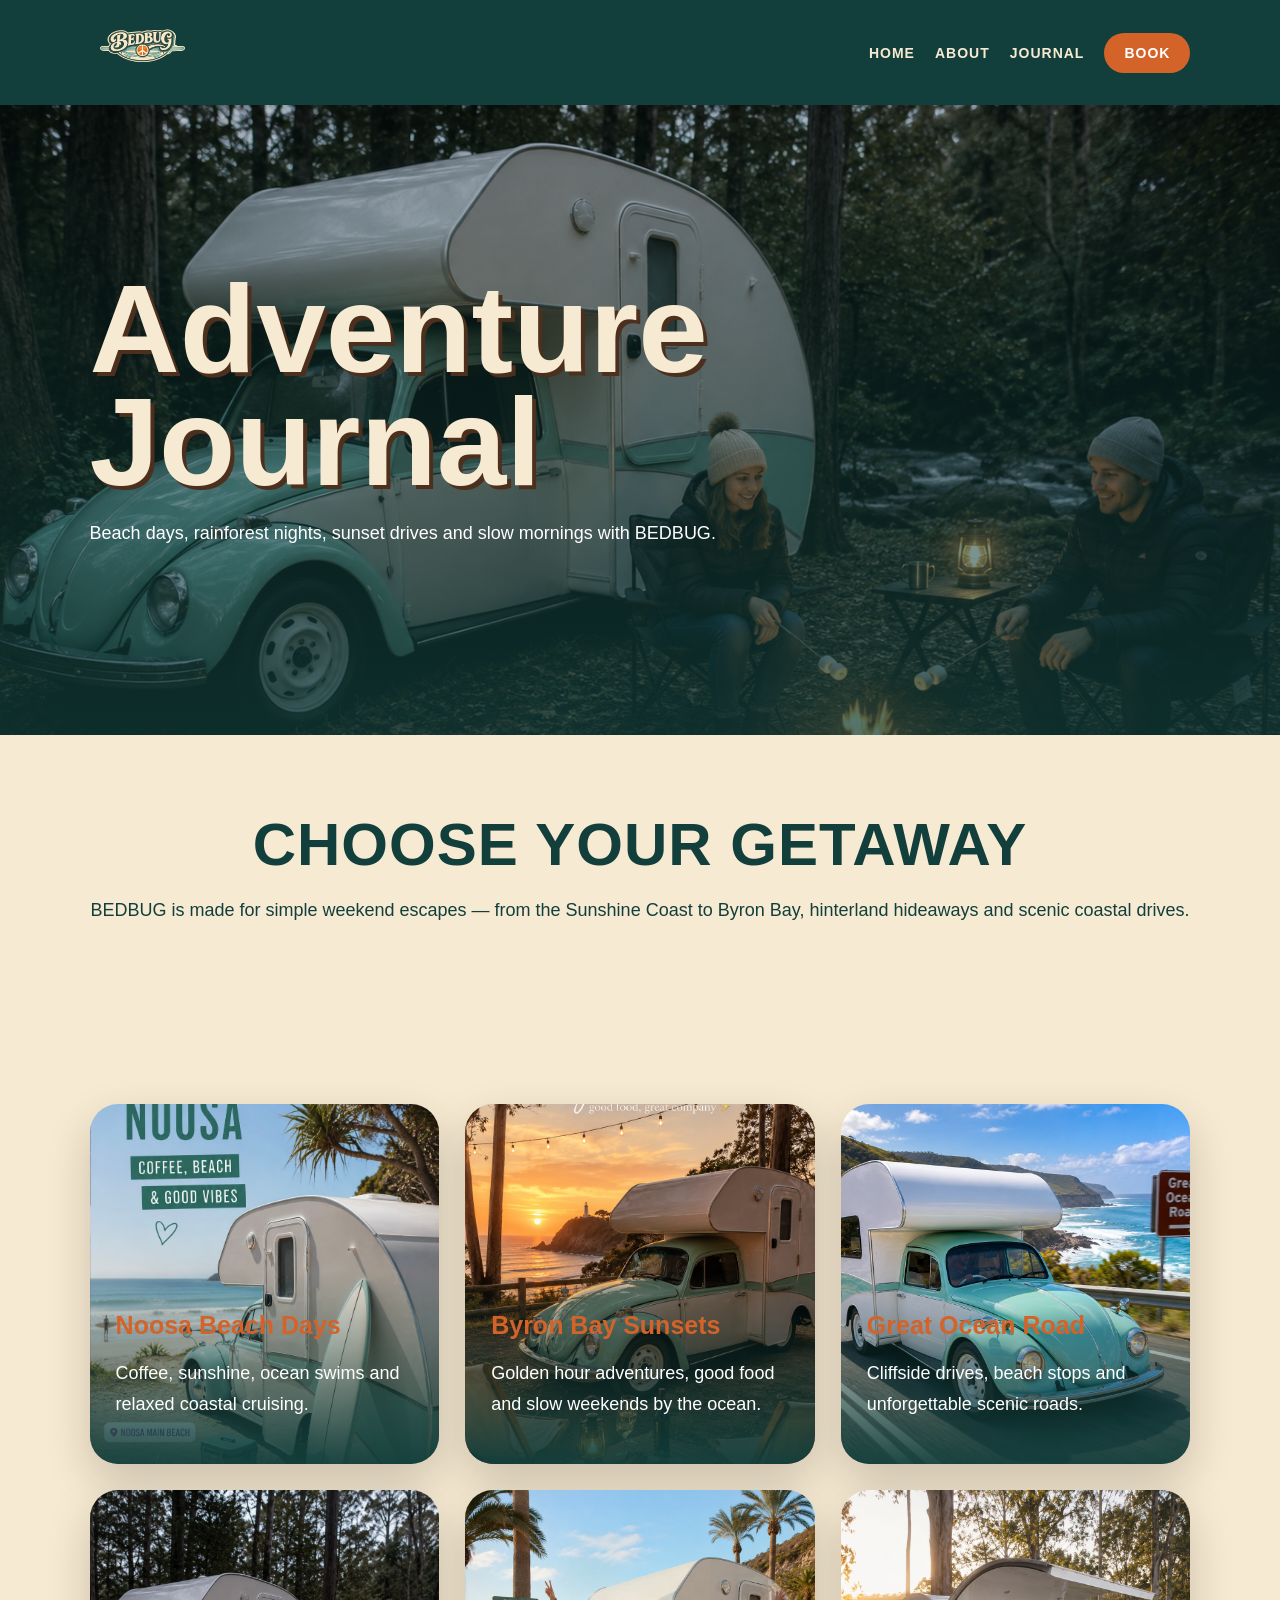
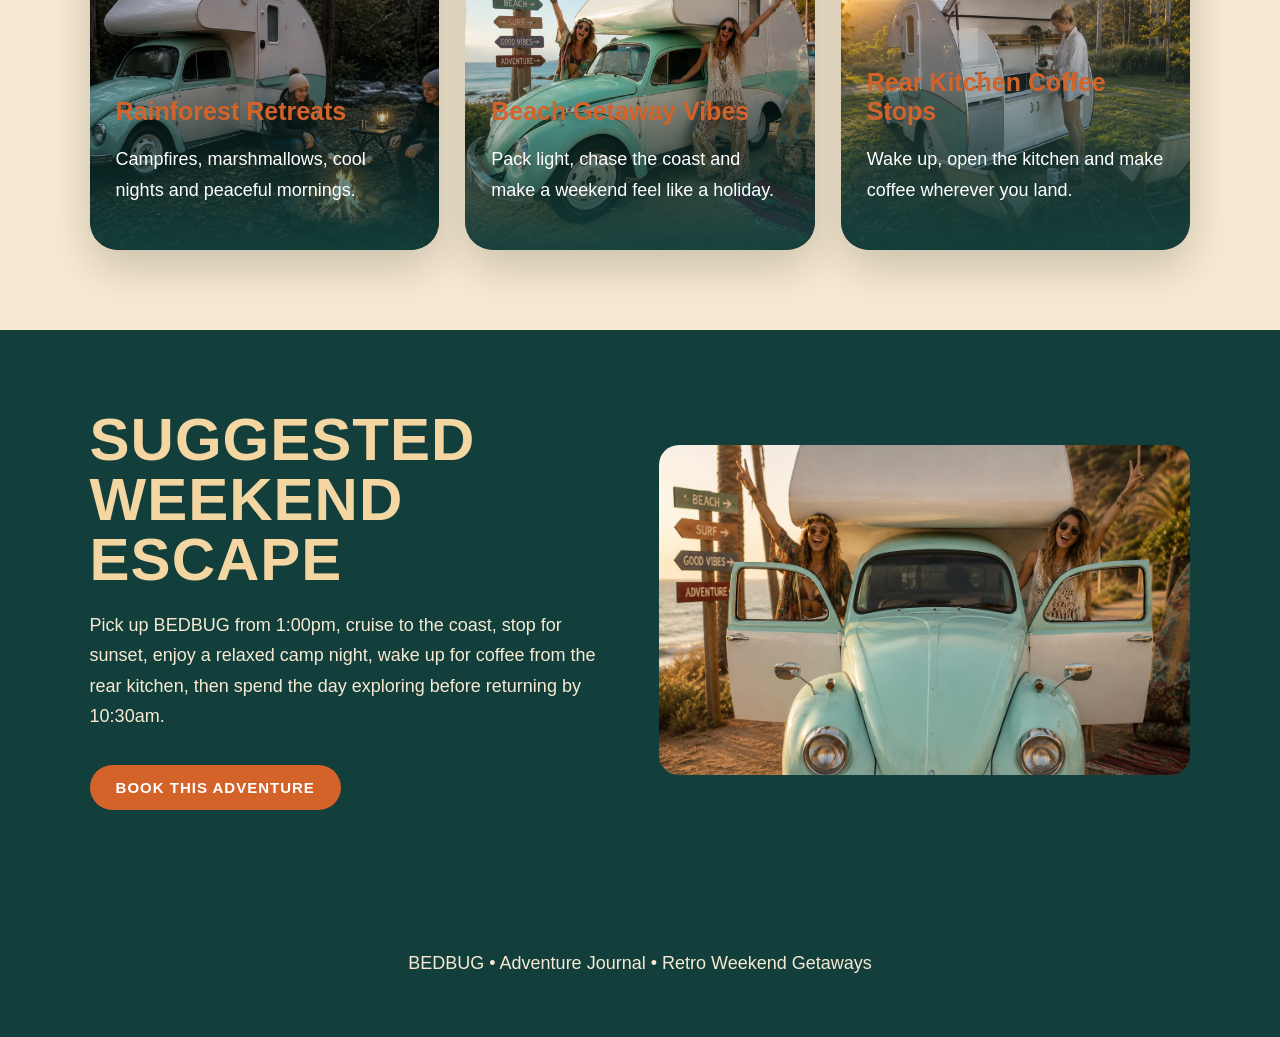
<file: journal.html>
<!DOCTYPE html>
<html lang="en">
<head>
  <meta charset="UTF-8">
  <meta name="viewport" content="width=device-width, initial-scale=1.0">
  <title>BEDBUG Adventure Journal</title>
  <link rel="stylesheet" href="style.css">
</head>

<body>

<header>
  <a class="logo" href="index.html">
    <img src="959421AA-AA5B-49F4-86D9-44BDBCBD879C.png" alt="BEDBUG Logo">
  </a>

  <nav>
    <a href="index.html">Home</a>
    <a href="about.html">About</a>
    <a href="journal.html">Journal</a>
    <a href="booking.html" class="book-btn">Book</a>
  </nav>
</header>

<section class="hero" style="background-image:url('IMG_5714.png'); min-height:70vh;">
  <div class="hero-content">
    <h1>Adventure Journal</h1>
    <p>Beach days, rainforest nights, sunset drives and slow mornings with BEDBUG.</p>
  </div>
</section>

<section class="center">
  <h2>Choose Your Getaway</h2>
  <p>
    BEDBUG is made for simple weekend escapes — from the Sunshine Coast to Byron Bay,
    hinterland hideaways and scenic coastal drives.
  </p>
</section>

<section>
  <div class="grid">
    <div class="journal-card" style="background-image:url('AEF704A1-A130-48B8-AB32-E24CD3318C02.jpeg');">
      <div>
        <h3>Noosa Beach Days</h3>
        <p>Coffee, sunshine, ocean swims and relaxed coastal cruising.</p>
      </div>
    </div>

    <div class="journal-card" style="background-image:url('IMG_5665.png');">
      <div>
        <h3>Byron Bay Sunsets</h3>
        <p>Golden hour adventures, good food and slow weekends by the ocean.</p>
      </div>
    </div>

    <div class="journal-card" style="background-image:url('3D540024-8AC2-45C0-9417-F291C8CECC6F.png');">
      <div>
        <h3>Great Ocean Road</h3>
        <p>Cliffside drives, beach stops and unforgettable scenic roads.</p>
      </div>
    </div>

    <div class="journal-card" style="background-image:url('IMG_5714.png');">
      <div>
        <h3>Rainforest Retreats</h3>
        <p>Campfires, marshmallows, cool nights and peaceful mornings.</p>
      </div>
    </div>

    <div class="journal-card" style="background-image:url('IMG_5712.png');">
      <div>
        <h3>Beach Getaway Vibes</h3>
        <p>Pack light, chase the coast and make a weekend feel like a holiday.</p>
      </div>
    </div>

    <div class="journal-card" style="background-image:url('IMG_5697.png');">
      <div>
        <h3>Rear Kitchen Coffee Stops</h3>
        <p>Wake up, open the kitchen and make coffee wherever you land.</p>
      </div>
    </div>
  </div>
</section>

<section class="dark-section">
  <div class="split">
    <div>
      <h2>Suggested Weekend Escape</h2>
      <p>
        Pick up BEDBUG from 1:00pm, cruise to the coast, stop for sunset,
        enjoy a relaxed camp night, wake up for coffee from the rear kitchen,
        then spend the day exploring before returning by 10:30am.
      </p>

      <a href="booking.html" class="btn">Book This Adventure</a>
    </div>

    <img class="feature-img" src="IMG_5713.png" alt="BEDBUG front adventure photo">
  </div>
</section>

<footer>
  <p>BEDBUG • Adventure Journal • Retro Weekend Getaways</p>
</footer>

</body>
</html>
</file>
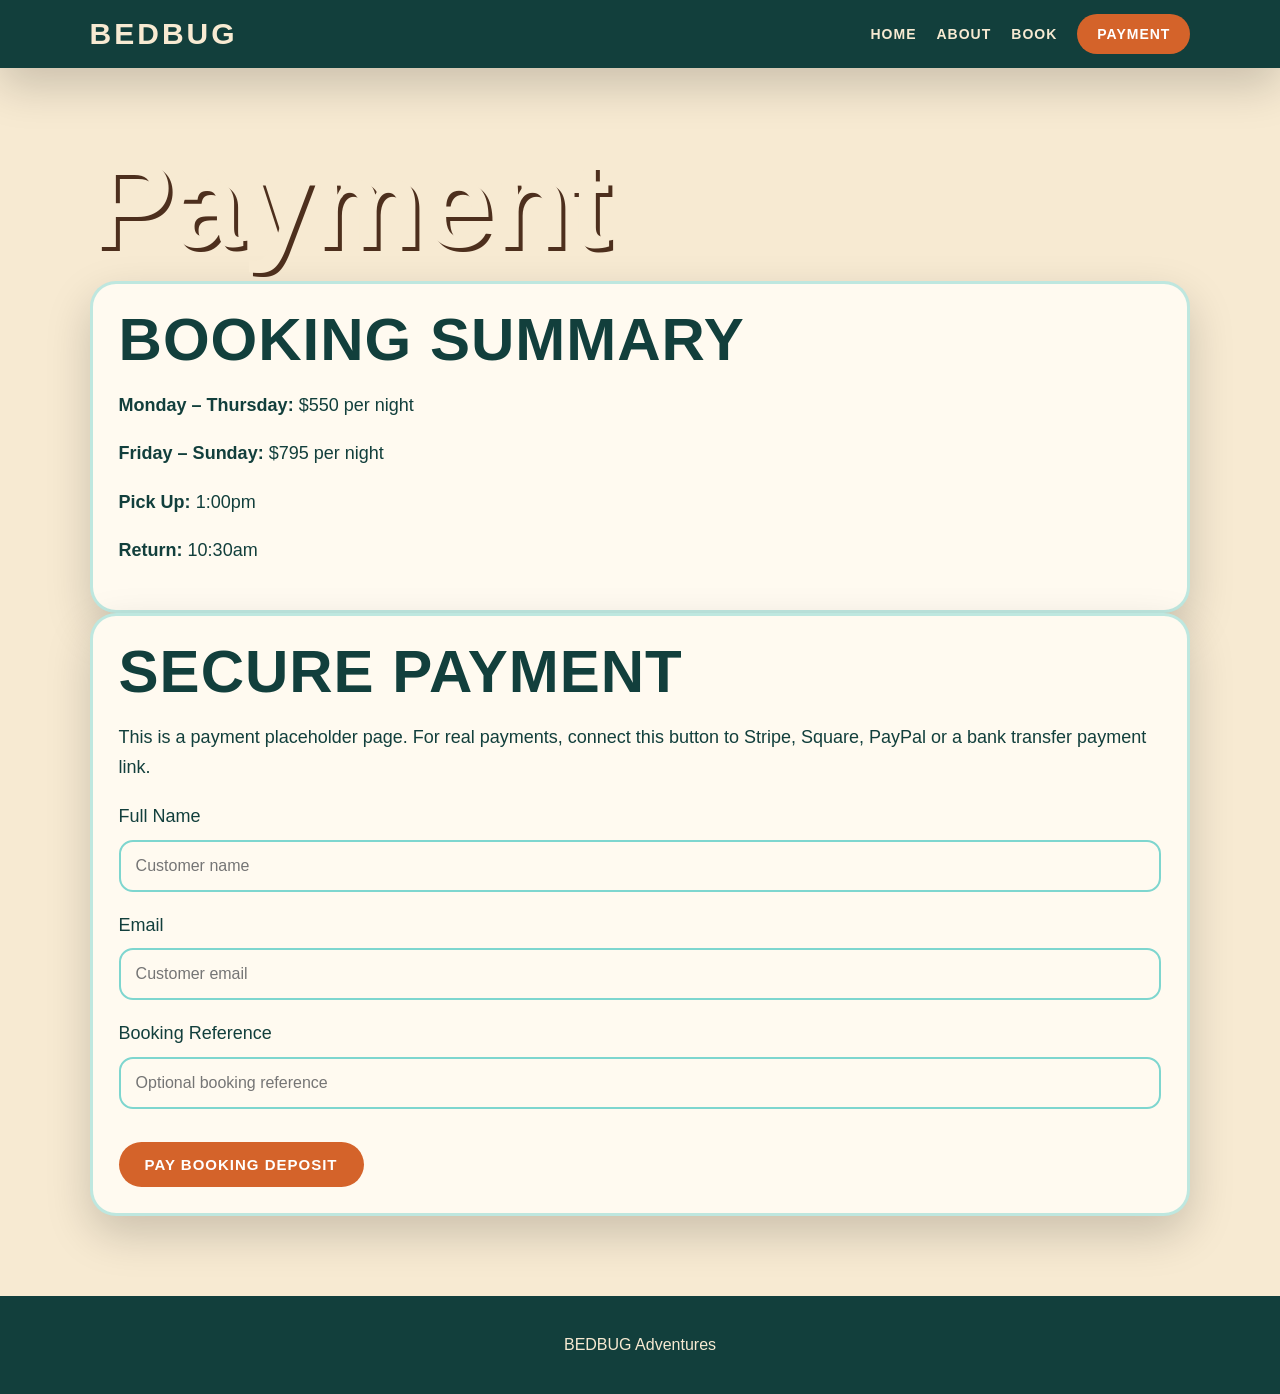
<file: Payment.html>
<!DOCTYPE html>
<html lang="en">
<head>
  <meta charset="UTF-8">
  <meta name="viewport" content="width=device-width, initial-scale=1.0">
  <title>BEDBUG Payment</title>
  <link rel="stylesheet" href="style.css">
</head>

<body>

<header>
  <div class="logo">BEDBUG</div>
  <nav>
    <a href="index.html">Home</a>
    <a href="about.html">About</a>
    <a href="booking.html">Book</a>
    <a href="payment.html">Payment</a>
  </nav>
</header>

<section>
  <h1>Payment</h1>

  <div class="box">
    <h2>Booking Summary</h2>
    <p><strong>Monday – Thursday:</strong> $550 per night</p>
    <p><strong>Friday – Sunday:</strong> $795 per night</p>
    <p><strong>Pick Up:</strong> 1:00pm</p>
    <p><strong>Return:</strong> 10:30am</p>
  </div>

  <div class="box">
    <h2>Secure Payment</h2>

    <p>
      This is a payment placeholder page. For real payments, connect this button
      to Stripe, Square, PayPal or a bank transfer payment link.
    </p>

    <label>Full Name</label>
    <input type="text" placeholder="Customer name">

    <label>Email</label>
    <input type="email" placeholder="Customer email">

    <label>Booking Reference</label>
    <input type="text" placeholder="Optional booking reference">

    <a href="#" class="btn">Pay Booking Deposit</a>
  </div>
</section>

<footer>
  BEDBUG Adventures
</footer>

</body>
</html>
</file>
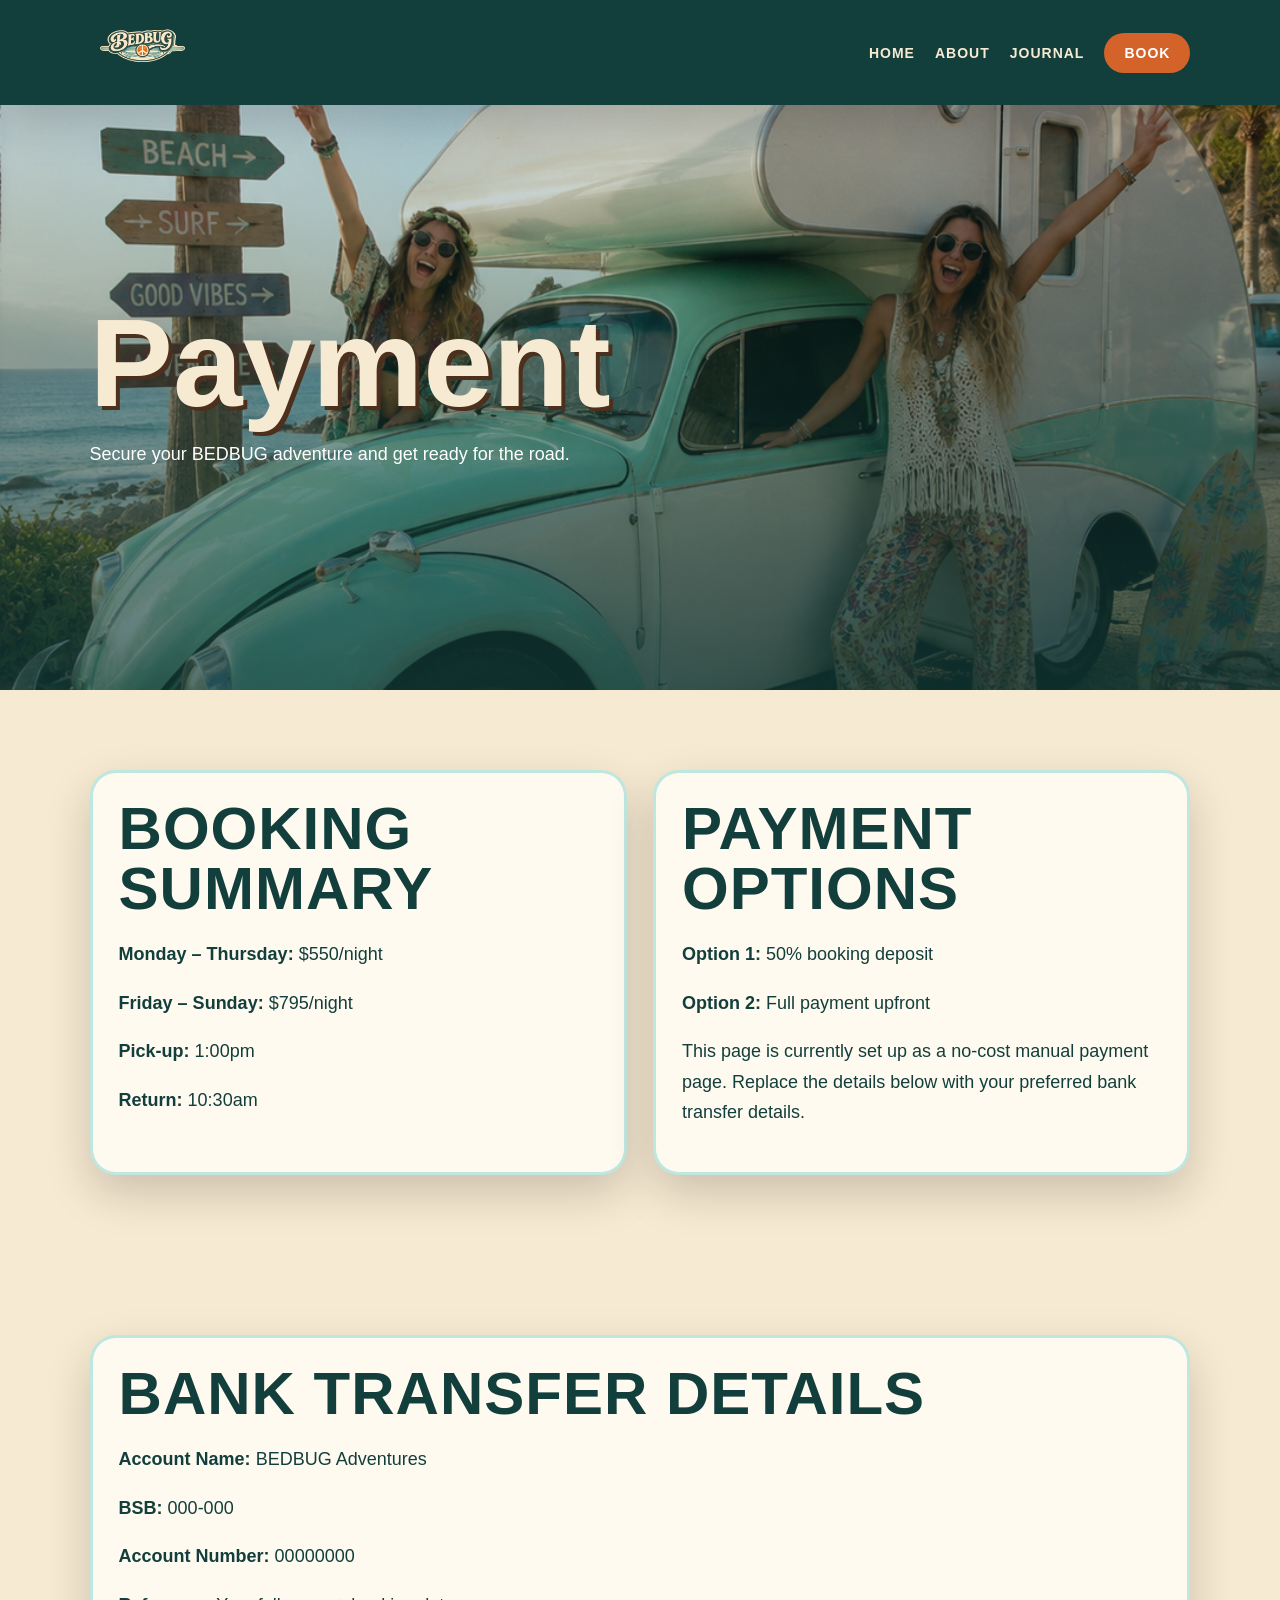
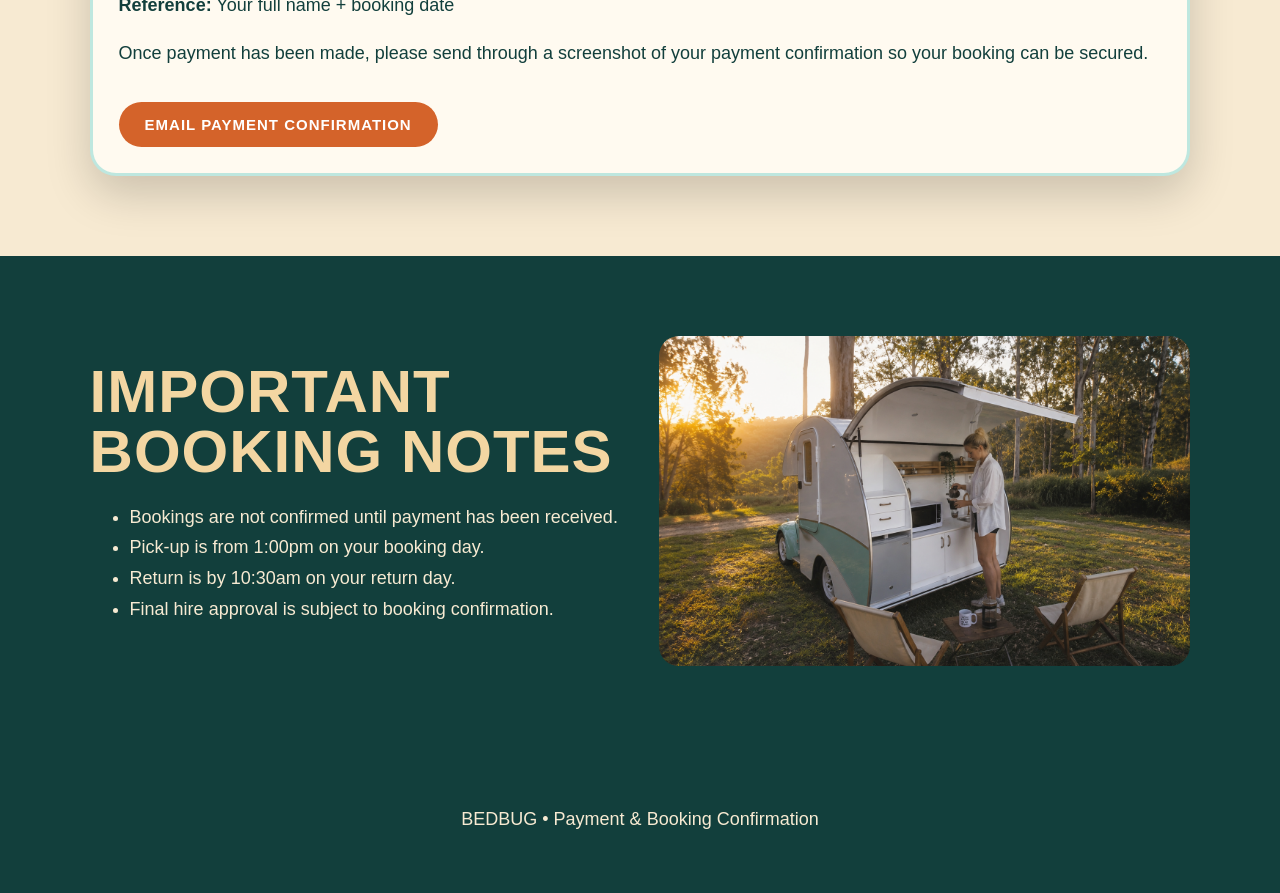
<file: payment.html>
<!DOCTYPE html>
<html lang="en">
<head>
  <meta charset="UTF-8">
  <meta name="viewport" content="width=device-width, initial-scale=1.0">
  <title>BEDBUG Payment</title>
  <link rel="stylesheet" href="style.css">
</head>

<body>

<header>
  <a class="logo" href="index.html">
    <img src="959421AA-AA5B-49F4-86D9-44BDBCBD879C.png" alt="BEDBUG Logo">
  </a>

  <nav>
    <a href="index.html">Home</a>
    <a href="about.html">About</a>
    <a href="journal.html">Journal</a>
    <a href="booking.html" class="book-btn">Book</a>
  </nav>
</header>

<section class="hero" style="background-image:url('IMG_5712.png'); min-height:65vh;">
  <div class="hero-content">
    <h1>Payment</h1>
    <p>Secure your BEDBUG adventure and get ready for the road.</p>
  </div>
</section>

<section>
  <div class="grid">
    <div class="box">
      <h2>Booking Summary</h2>
      <p><strong>Monday – Thursday:</strong> $550/night</p>
      <p><strong>Friday – Sunday:</strong> $795/night</p>
      <p><strong>Pick-up:</strong> 1:00pm</p>
      <p><strong>Return:</strong> 10:30am</p>
    </div>

    <div class="box">
      <h2>Payment Options</h2>
      <p><strong>Option 1:</strong> 50% booking deposit</p>
      <p><strong>Option 2:</strong> Full payment upfront</p>
      <p>
        This page is currently set up as a no-cost manual payment page.
        Replace the details below with your preferred bank transfer details.
      </p>
    </div>
  </div>
</section>

<section>
  <div class="box">
    <h2>Bank Transfer Details</h2>

    <p><strong>Account Name:</strong> BEDBUG Adventures</p>
    <p><strong>BSB:</strong> 000-000</p>
    <p><strong>Account Number:</strong> 00000000</p>
    <p><strong>Reference:</strong> Your full name + booking date</p>

    <p>
      Once payment has been made, please send through a screenshot of your payment
      confirmation so your booking can be secured.
    </p>

    <a class="btn" href="mailto:hello@bedbugadventures.com.au?subject=BEDBUG Payment Confirmation">
      Email Payment Confirmation
    </a>
  </div>
</section>

<section class="dark-section">
  <div class="split">
    <div>
      <h2>Important Booking Notes</h2>

      <ul>
        <li>Bookings are not confirmed until payment has been received.</li>
        <li>Pick-up is from 1:00pm on your booking day.</li>
        <li>Return is by 10:30am on your return day.</li>
        <li>Final hire approval is subject to booking confirmation.</li>
      </ul>
    </div>

    <img class="feature-img" src="IMG_5697.png" alt="BEDBUG rear kitchen">
  </div>
</section>

<footer>
  <p>BEDBUG • Payment & Booking Confirmation</p>
</footer>

</body>
</html>
</file>
<file: style.css>
* {
  box-sizing: border-box;
  scroll-behavior: smooth;
}

:root {
  --cream: #f7ead2;
  --white: #fffaf0;
  --sand: #f3d6a2;
  --orange: #d4632a;
  --aqua: #7ed6cf;
  --teal: #123f3c;
  --dark: #0d2f2d;
  --brown: #4d2f1d;
  --shadow: 0 18px 45px rgba(0, 0, 0, 0.18);
}

body {
  margin: 0;
  font-family: Arial, Helvetica, sans-serif;
  background: var(--cream);
  color: var(--teal);
}

header {
  background: var(--teal);
  padding: 14px 7%;
  display: flex;
  justify-content: space-between;
  align-items: center;
  box-shadow: var(--shadow);
  position: sticky;
  top: 0;
  z-index: 100;
}

.logo img {
  height: 70px;
  max-width: 220px;
  object-fit: contain;
}

.logo a,
.logo {
  color: var(--cream);
  text-decoration: none;
  font-size: 30px;
  font-weight: 900;
  letter-spacing: 3px;
}

nav {
  display: flex;
  align-items: center;
  gap: 20px;
}

nav a {
  color: var(--cream);
  text-decoration: none;
  font-weight: 900;
  text-transform: uppercase;
  letter-spacing: 1px;
  font-size: 14px;
}

.book-btn,
nav a:last-child {
  background: var(--orange);
  padding: 12px 20px;
  border-radius: 999px;
  color: white;
}

section {
  padding: 80px 7%;
}

.hero {
  min-height: 88vh;
  background-size: cover;
  background-position: center;
  display: flex;
  align-items: center;
  padding: 90px 7%;
  position: relative;
}

.hero::after {
  content: "";
  position: absolute;
  inset: 0;
  background: linear-gradient(
    rgba(18, 63, 60, 0.15),
    rgba(18, 63, 60, 0.72)
  );
}

.hero-content {
  position: relative;
  z-index: 2;
  max-width: 780px;
  color: white;
}

h1 {
  font-size: clamp(54px, 12vw, 125px);
  line-height: 0.9;
  margin: 0 0 20px;
  color: var(--cream);
  text-shadow: 4px 4px 0 var(--brown);
}

h2 {
  font-size: clamp(34px, 6vw, 60px);
  line-height: 1;
  margin: 0 0 20px;
  color: var(--teal);
  text-transform: uppercase;
  letter-spacing: 1px;
}

h3 {
  color: var(--orange);
  font-size: 25px;
  margin: 15px 0 10px;
}

p,
li,
label {
  font-size: 18px;
  line-height: 1.7;
}

.center {
  text-align: center;
}

.btn,
button {
  display: inline-block;
  background: var(--orange);
  color: white;
  padding: 14px 26px;
  border-radius: 999px;
  text-decoration: none;
  font-weight: 900;
  border: none;
  cursor: pointer;
  font-size: 15px;
  text-transform: uppercase;
  letter-spacing: 1px;
  margin-top: 15px;
}

.btn.alt {
  background: var(--teal);
  border: 2px solid var(--cream);
}

.grid {
  display: grid;
  grid-template-columns: repeat(auto-fit, minmax(260px, 1fr));
  gap: 26px;
}

.card,
.box,
.booking-card,
.price-box {
  background: var(--white);
  color: var(--teal);
  border-radius: 26px;
  padding: 26px;
  box-shadow: var(--shadow);
  border: 3px solid rgba(126, 214, 207, 0.5);
  transition: transform 0.25s ease;
}

.card:hover,
.box:hover,
.booking-card:hover {
  transform: translateY(-5px);
}

.card img,
.feature-img {
  width: 100%;
  height: 330px;
  object-fit: cover;
  border-radius: 20px;
  display: block;
}

.split {
  display: grid;
  grid-template-columns: 1fr 1fr;
  gap: 38px;
  align-items: center;
}

.dark-section {
  background: var(--teal);
  color: var(--cream);
}

.dark-section h2 {
  color: var(--sand);
}

.dark-section h3 {
  color: var(--orange);
}

.dark-section .box,
.dark-section .card {
  background: var(--white);
  color: var(--teal);
}

.feature-list {
  list-style: none;
  padding: 0;
  margin: 25px 0;
}

.feature-list li {
  margin-bottom: 12px;
}

.gallery-grid {
  display: grid;
  grid-template-columns: repeat(3, 1fr);
  gap: 18px;
}

.gallery-grid img {
  width: 100%;
  height: 320px;
  object-fit: cover;
  border-radius: 24px;
  box-shadow: var(--shadow);
  transition: transform 0.3s ease;
}

.gallery-grid img:hover {
  transform: scale(1.03);
}

.price-card {
  text-align: center;
}

.price {
  font-size: 46px;
  font-weight: 900;
  color: var(--orange);
}

input,
textarea,
select {
  width: 100%;
  padding: 15px;
  margin: 8px 0 18px;
  border-radius: 14px;
  border: 2px solid var(--aqua);
  font-size: 16px;
  background: var(--white);
  color: var(--teal);
}

footer {
  background: var(--teal);
  color: var(--cream);
  text-align: center;
  padding: 40px 7%;
}

/* Booking page */
.booking-hero {
  padding: 90px 8%;
  text-align: center;
  background: var(--teal);
  color: white;
}

.booking-hero h1 {
  color: var(--cream);
}

.booking-wrapper {
  max-width: 1200px;
  margin: auto;
  padding: 60px 7%;
}

.booking-grid {
  display: grid;
  grid-template-columns: 1fr 1fr;
  gap: 35px;
}

.calendar-grid {
  display: grid;
  grid-template-columns: repeat(7, 1fr);
  gap: 8px;
  margin-top: 20px;
}

.day-name {
  text-align: center;
  font-weight: 900;
  color: var(--teal);
}

.day {
  background: var(--orange);
  color: white;
  text-align: center;
  padding: 12px 4px;
  border-radius: 10px;
  font-weight: 900;
}

.day.booked {
  background: #888;
  color: #eee;
}

.legend {
  display: flex;
  gap: 15px;
  margin-top: 20px;
  flex-wrap: wrap;
}

.legend span {
  display: flex;
  align-items: center;
  gap: 8px;
}

.dot {
  width: 15px;
  height: 15px;
  border-radius: 50%;
}

.available-dot {
  background: var(--orange);
}

.booked-dot {
  background: #888;
}

form {
  display: flex;
  flex-direction: column;
}

/* Journal cards */
.journal-card {
  min-height: 360px;
  display: flex;
  align-items: flex-end;
  background-size: cover;
  background-position: center;
  border-radius: 28px;
  overflow: hidden;
  box-shadow: var(--shadow);
}

.journal-card div {
  width: 100%;
  padding: 26px;
  color: white;
  background: linear-gradient(transparent, rgba(18, 63, 60, 0.95));
}

/* Mobile */
@media (max-width: 900px) {
  header {
    flex-direction: column;
    gap: 12px;
    padding: 18px 5%;
  }

  .logo img {
    height: 58px;
  }

  nav {
    flex-wrap: wrap;
    justify-content: center;
    gap: 12px;
  }

  nav a {
    font-size: 13px;
  }

  section {
    padding: 55px 6%;
  }

  .hero {
    min-height: 78vh;
    padding: 70px 6%;
    background-position: center;
    text-align: center;
  }

  .hero-content {
    margin: auto;
  }

  h1 {
    font-size: 58px;
  }

  h2 {
    font-size: 34px;
  }

  p,
  li {
    font-size: 16px;
  }

  .split,
  .booking-grid {
    grid-template-columns: 1fr;
  }

  .gallery-grid {
    grid-template-columns: 1fr;
  }

  .card,
  .box,
  .booking-card,
  .price-box {
    padding: 22px;
  }

  .card img,
  .feature-img {
    height: 260px;
  }

  .btn,
  button {
    width: 100%;
    text-align: center;
  }

  .calendar-grid {
    grid-template-columns: repeat(7, 1fr);
    gap: 5px;
  }

  .day-name {
    font-size: 11px;
  }

  .day {
    padding: 9px 2px;
    font-size: 12px;
    border-radius: 7px;
  }
}
</file>
